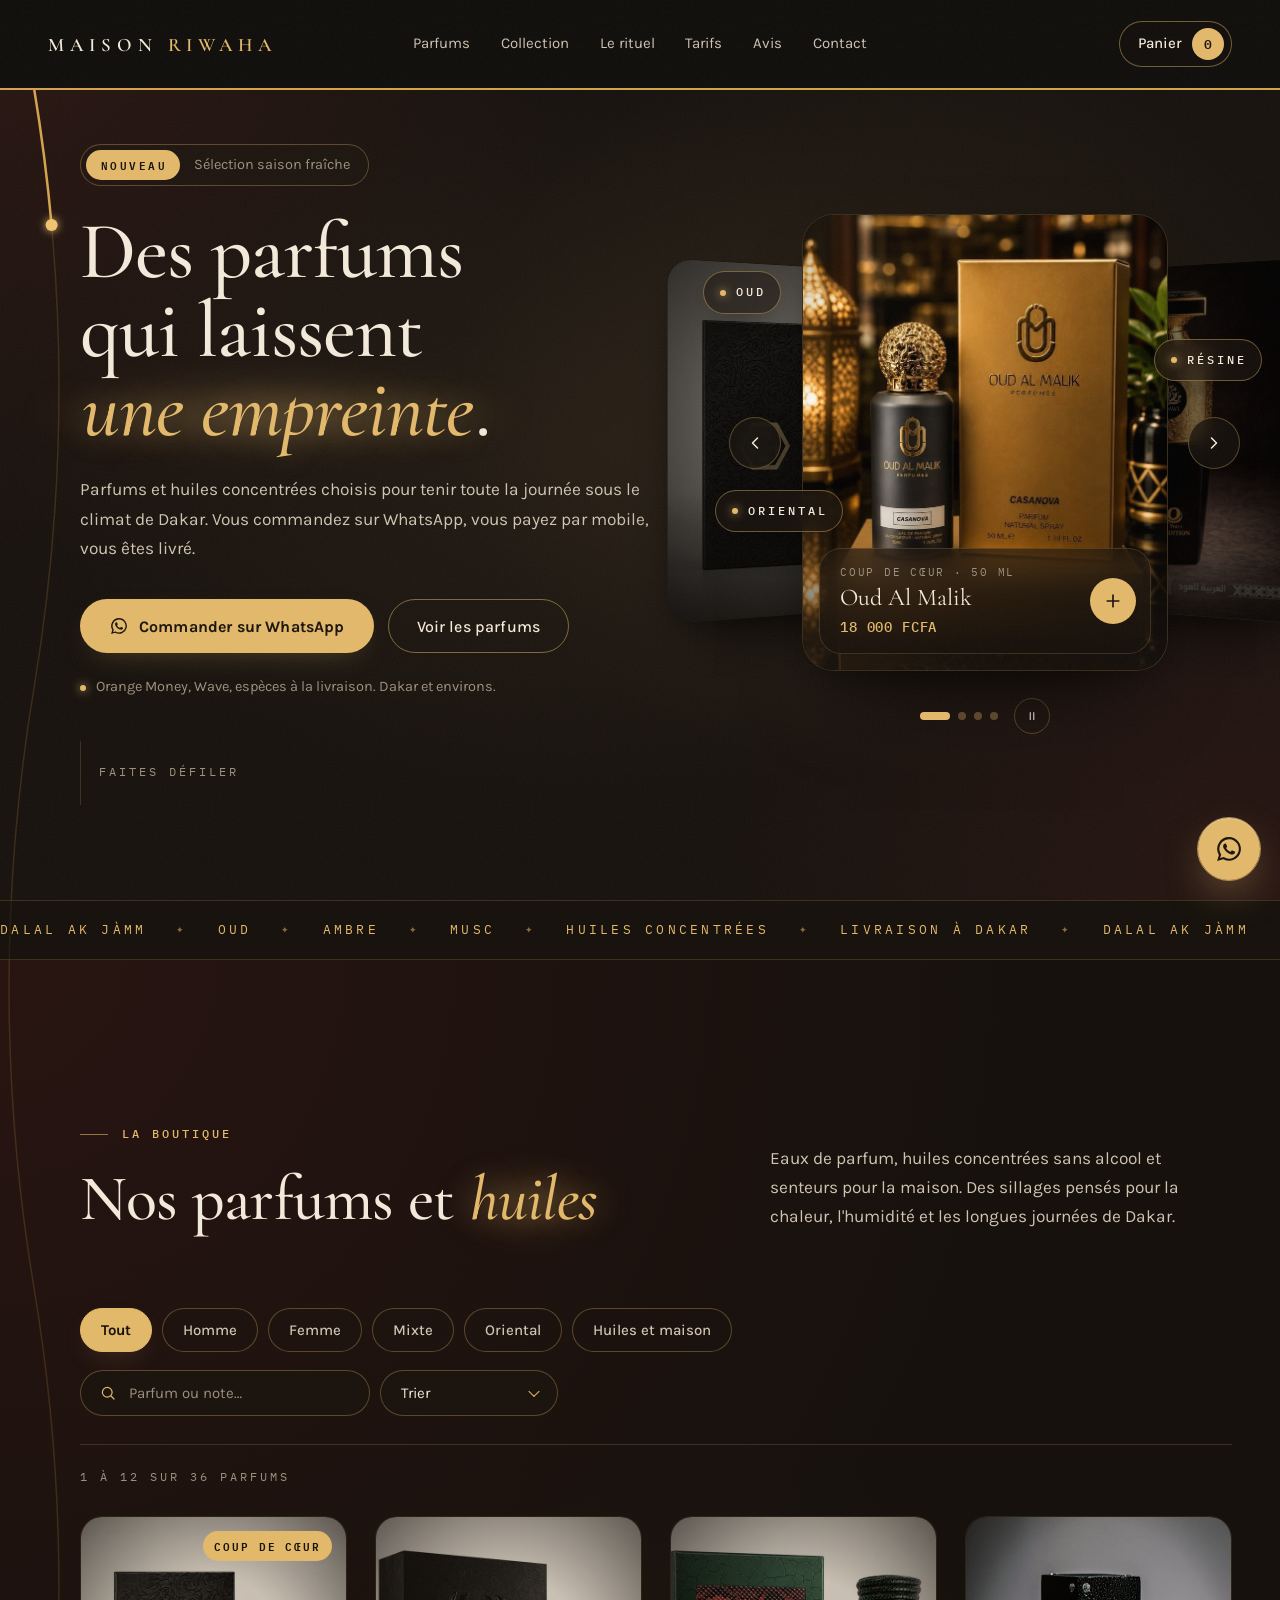
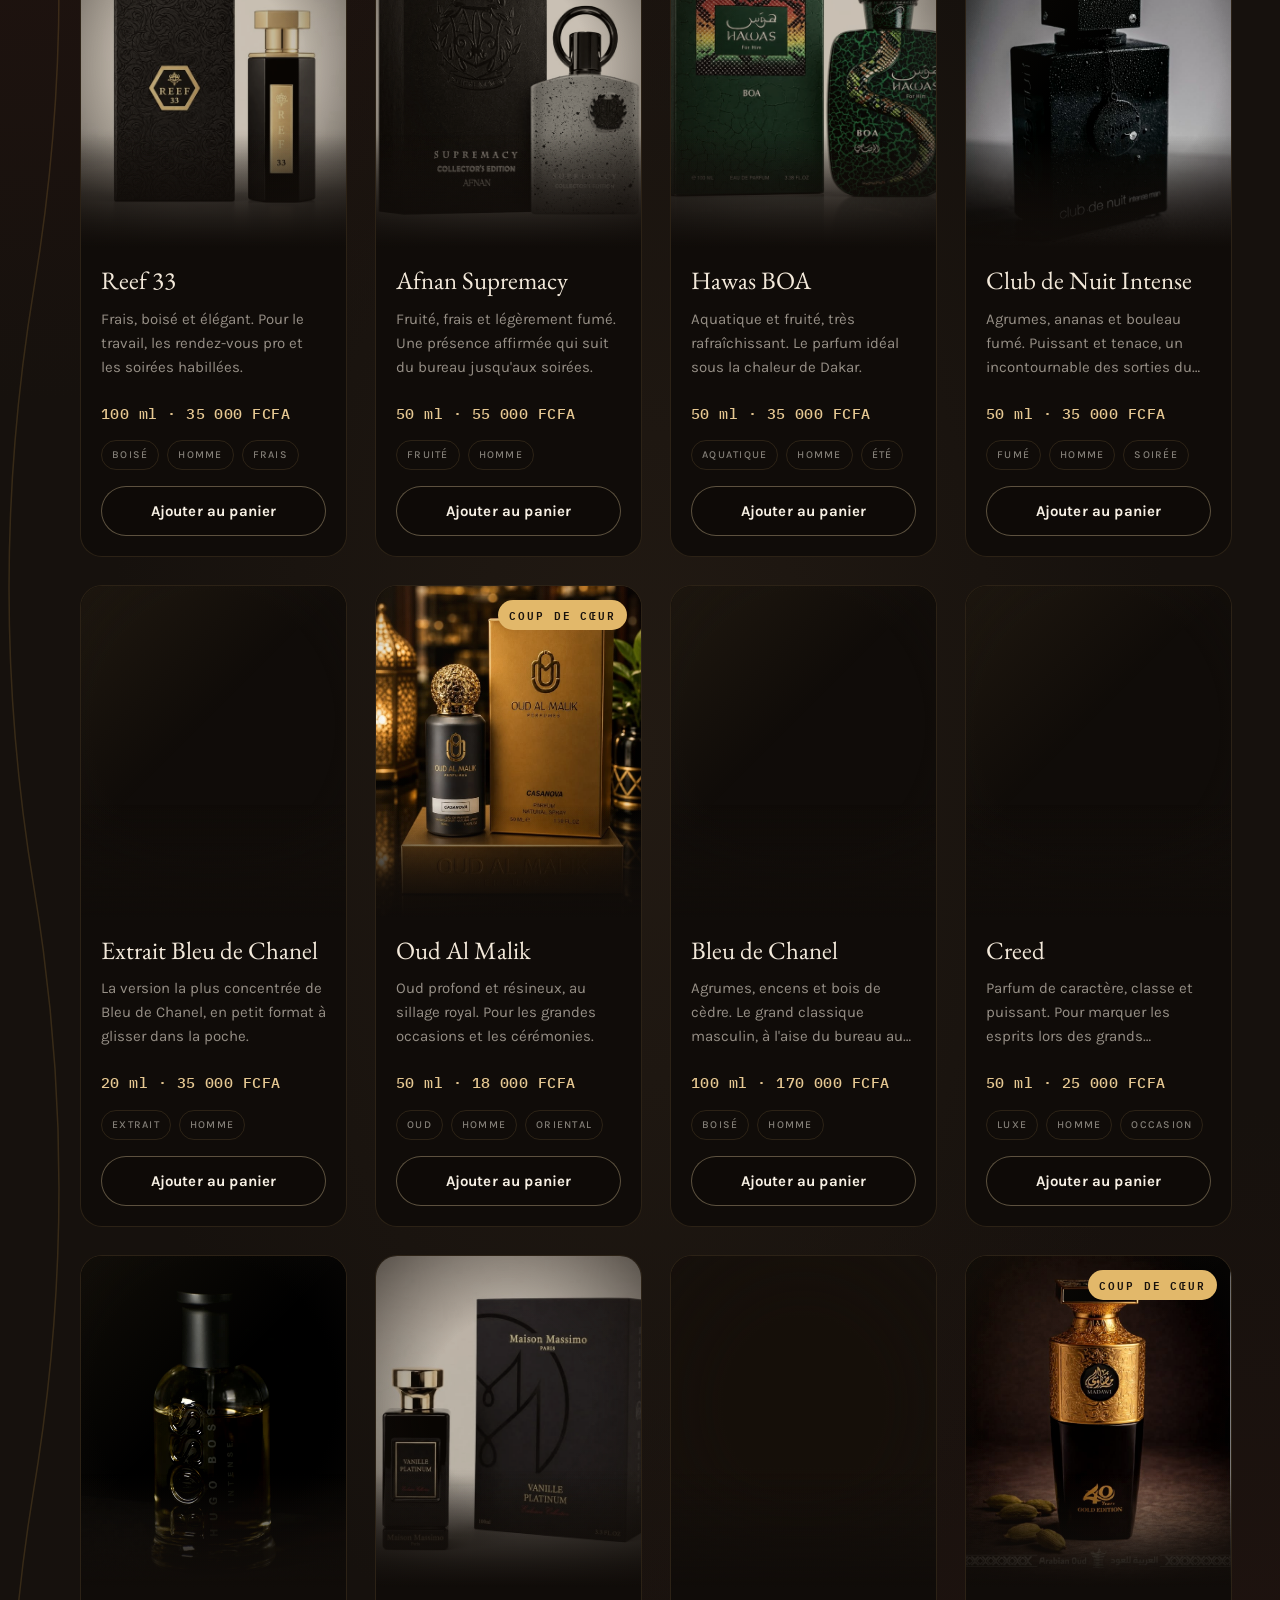
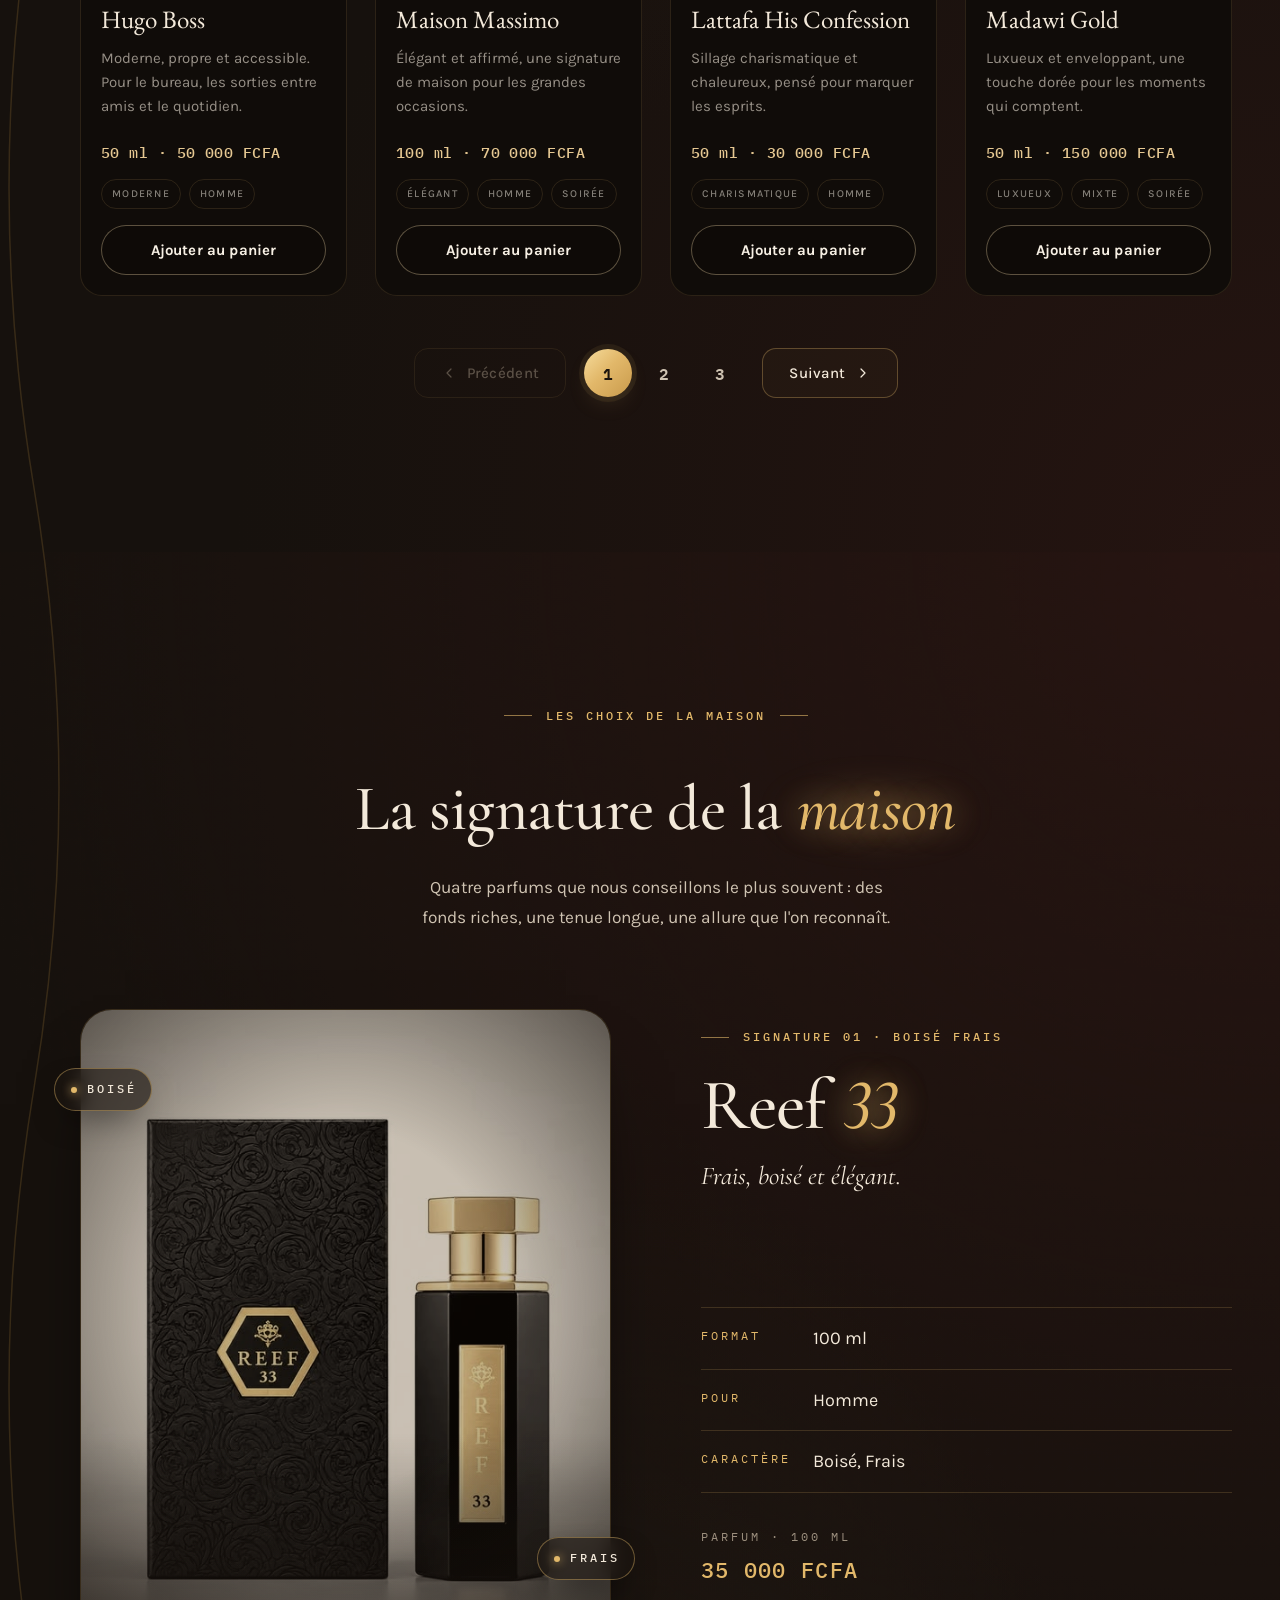
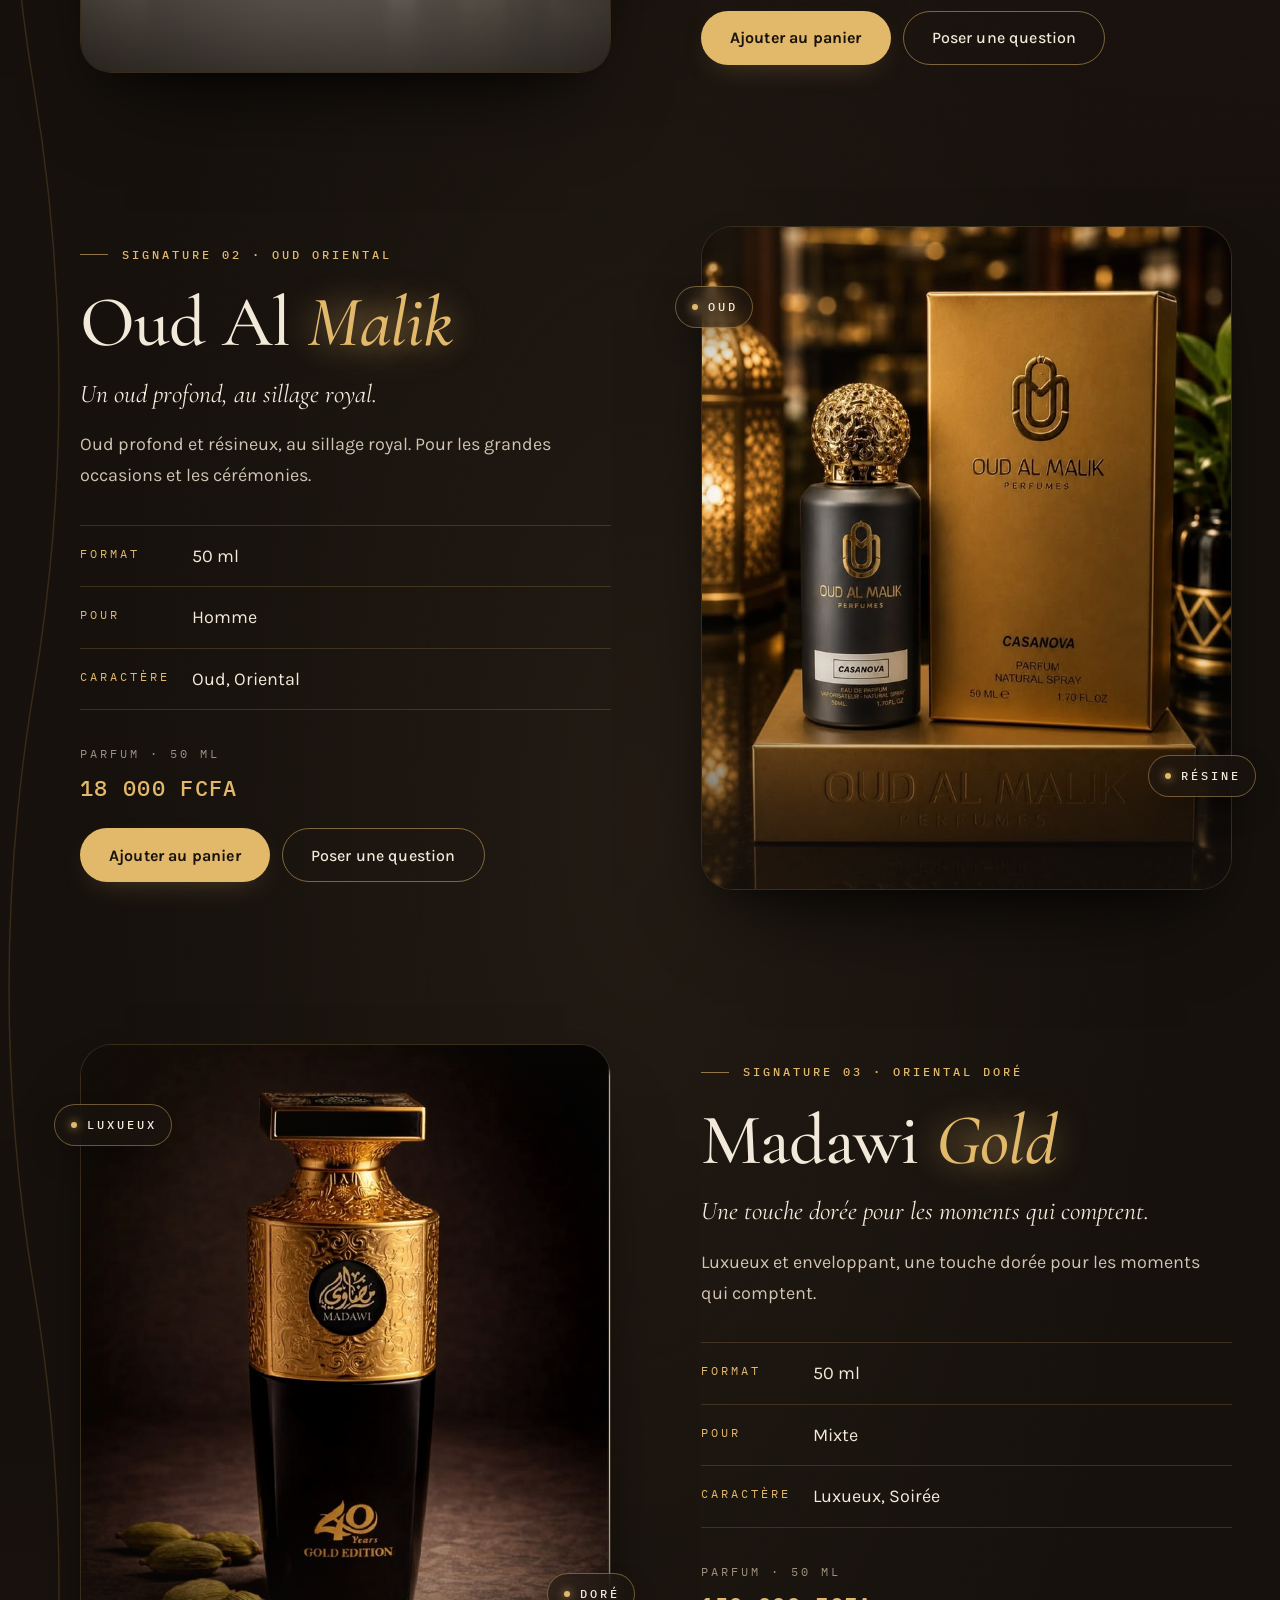
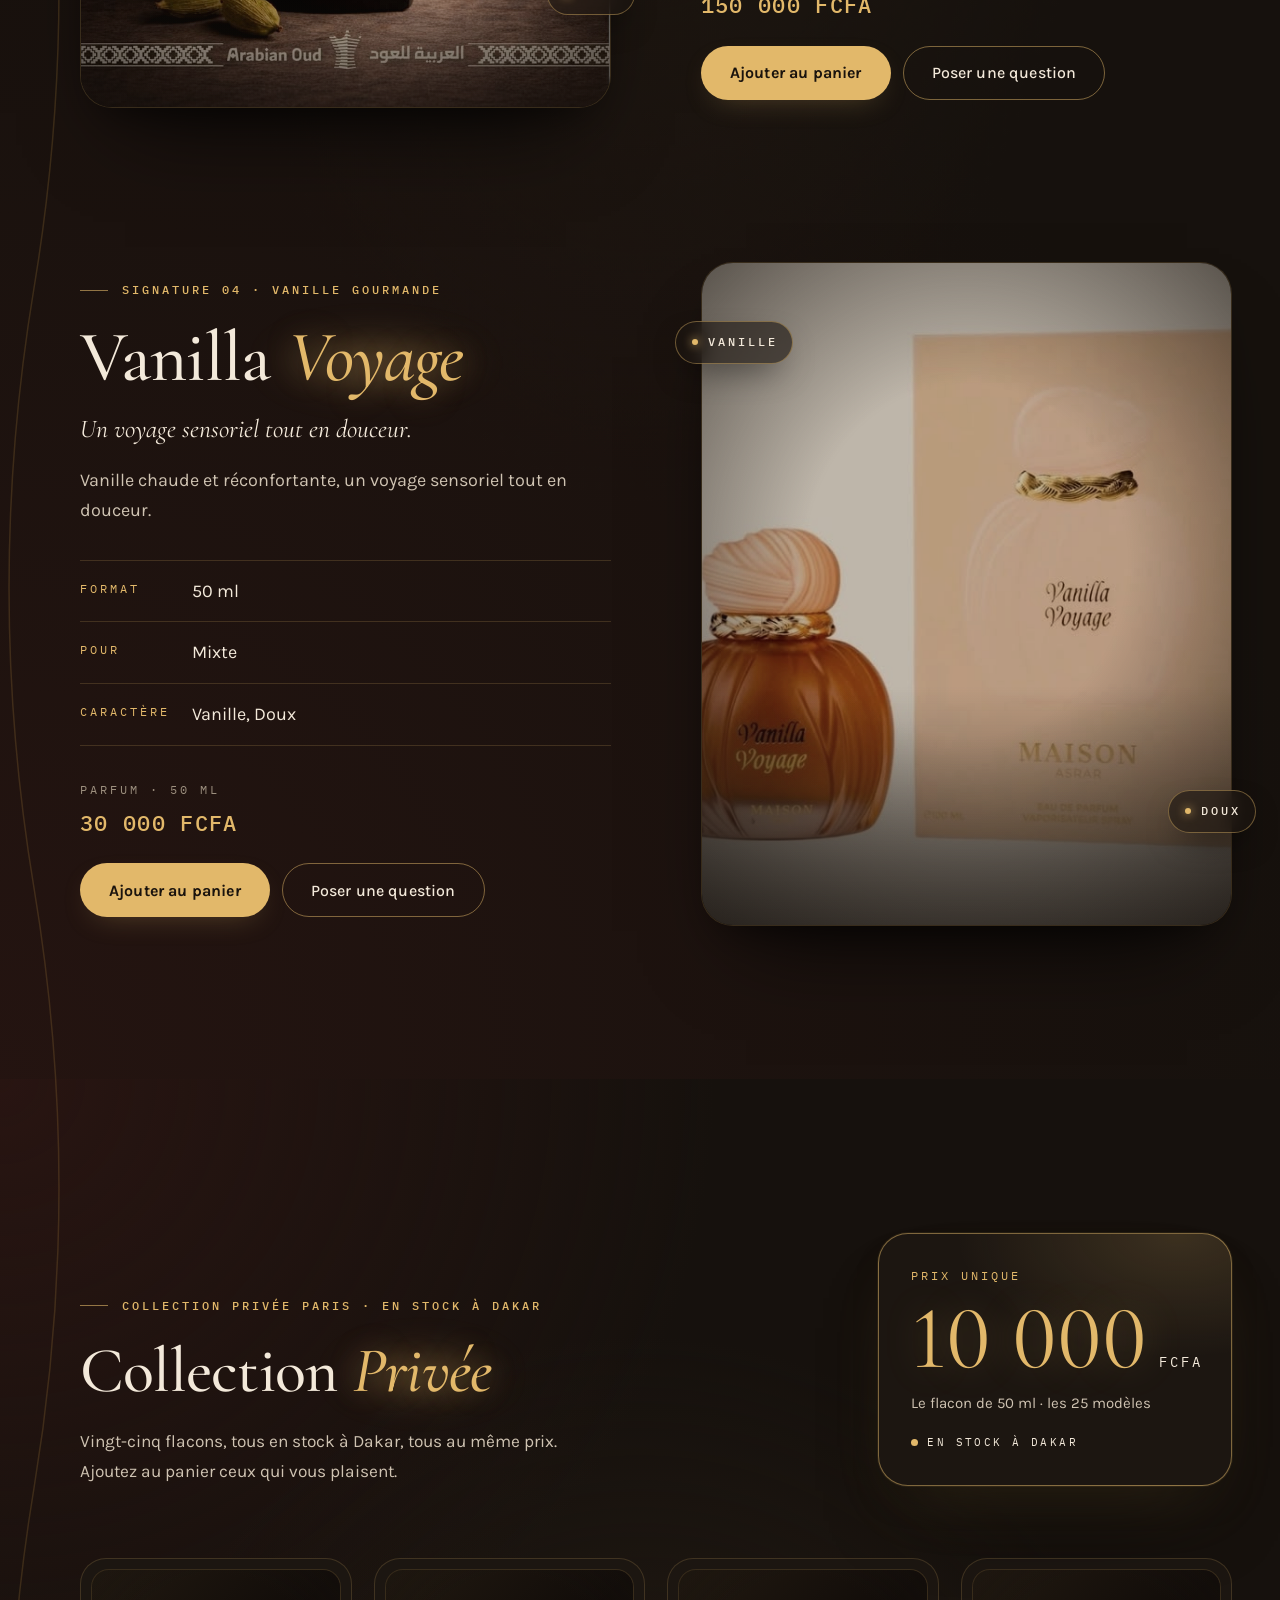
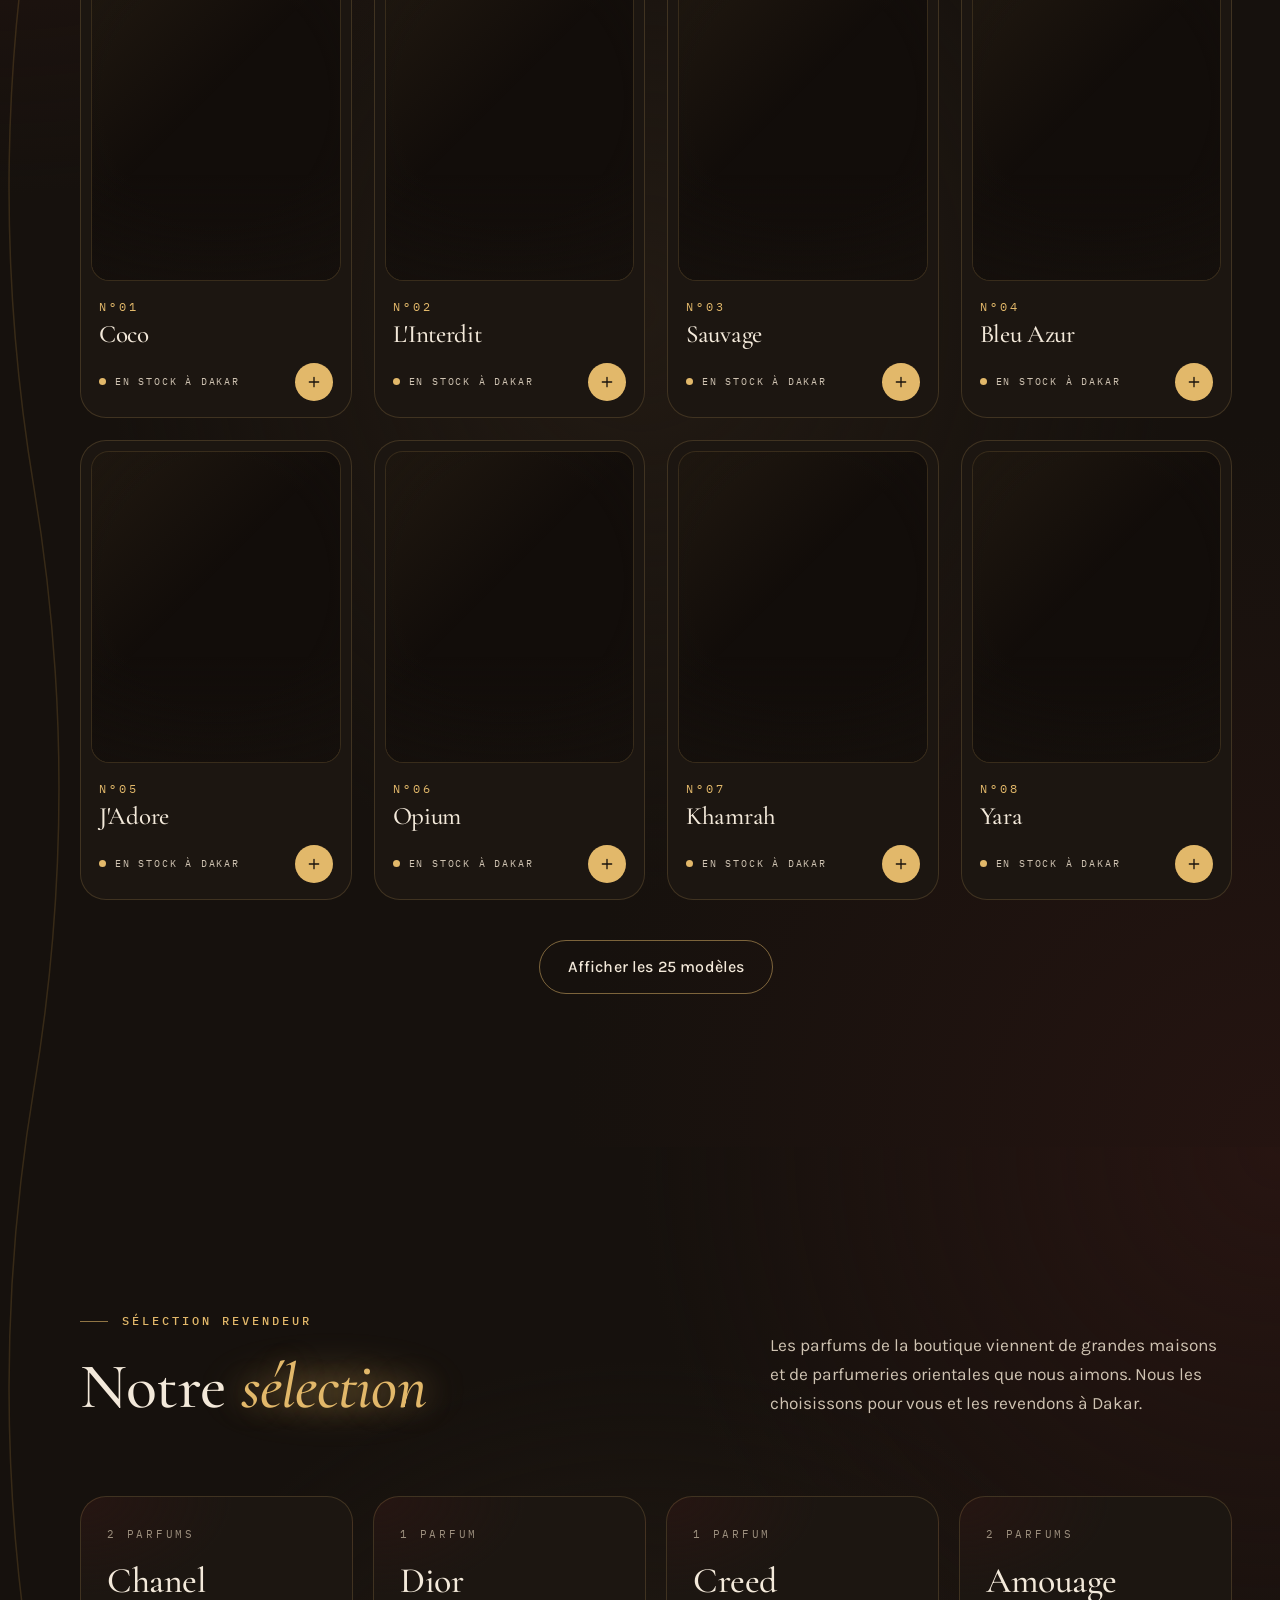
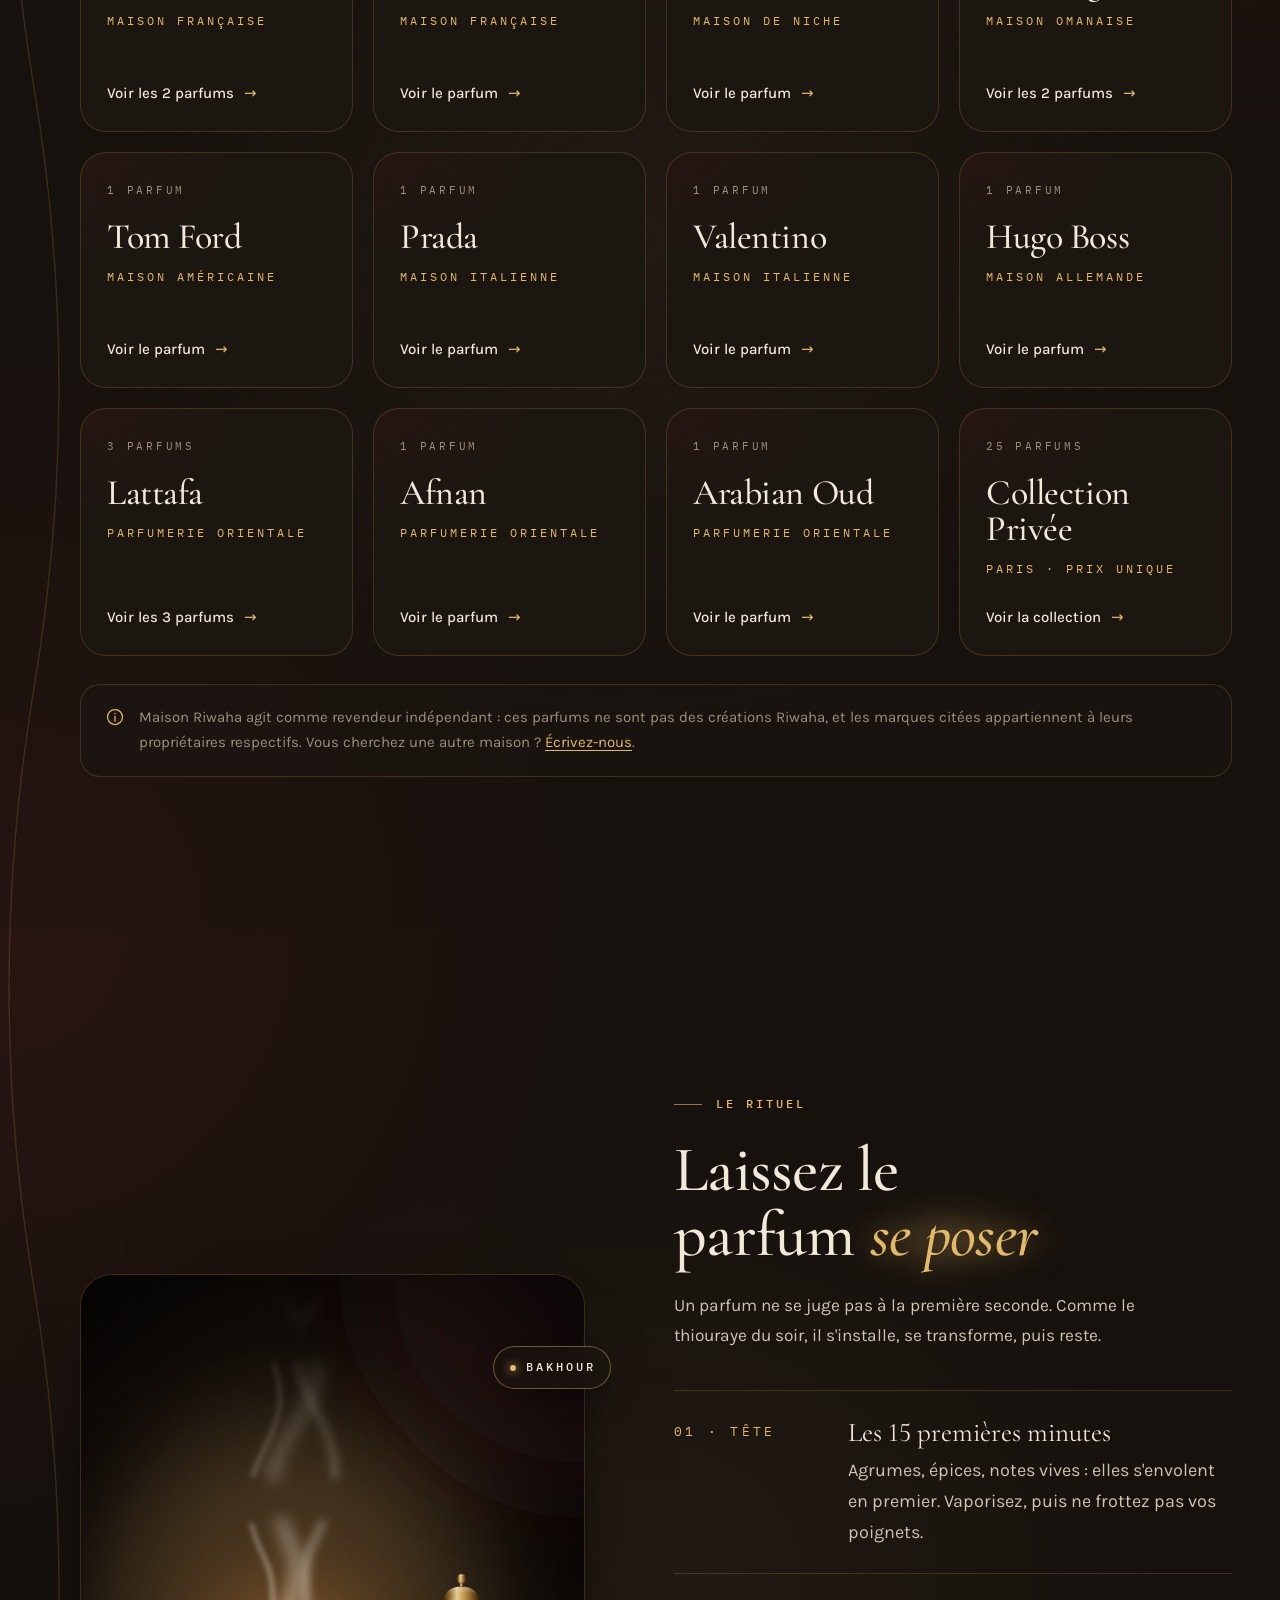
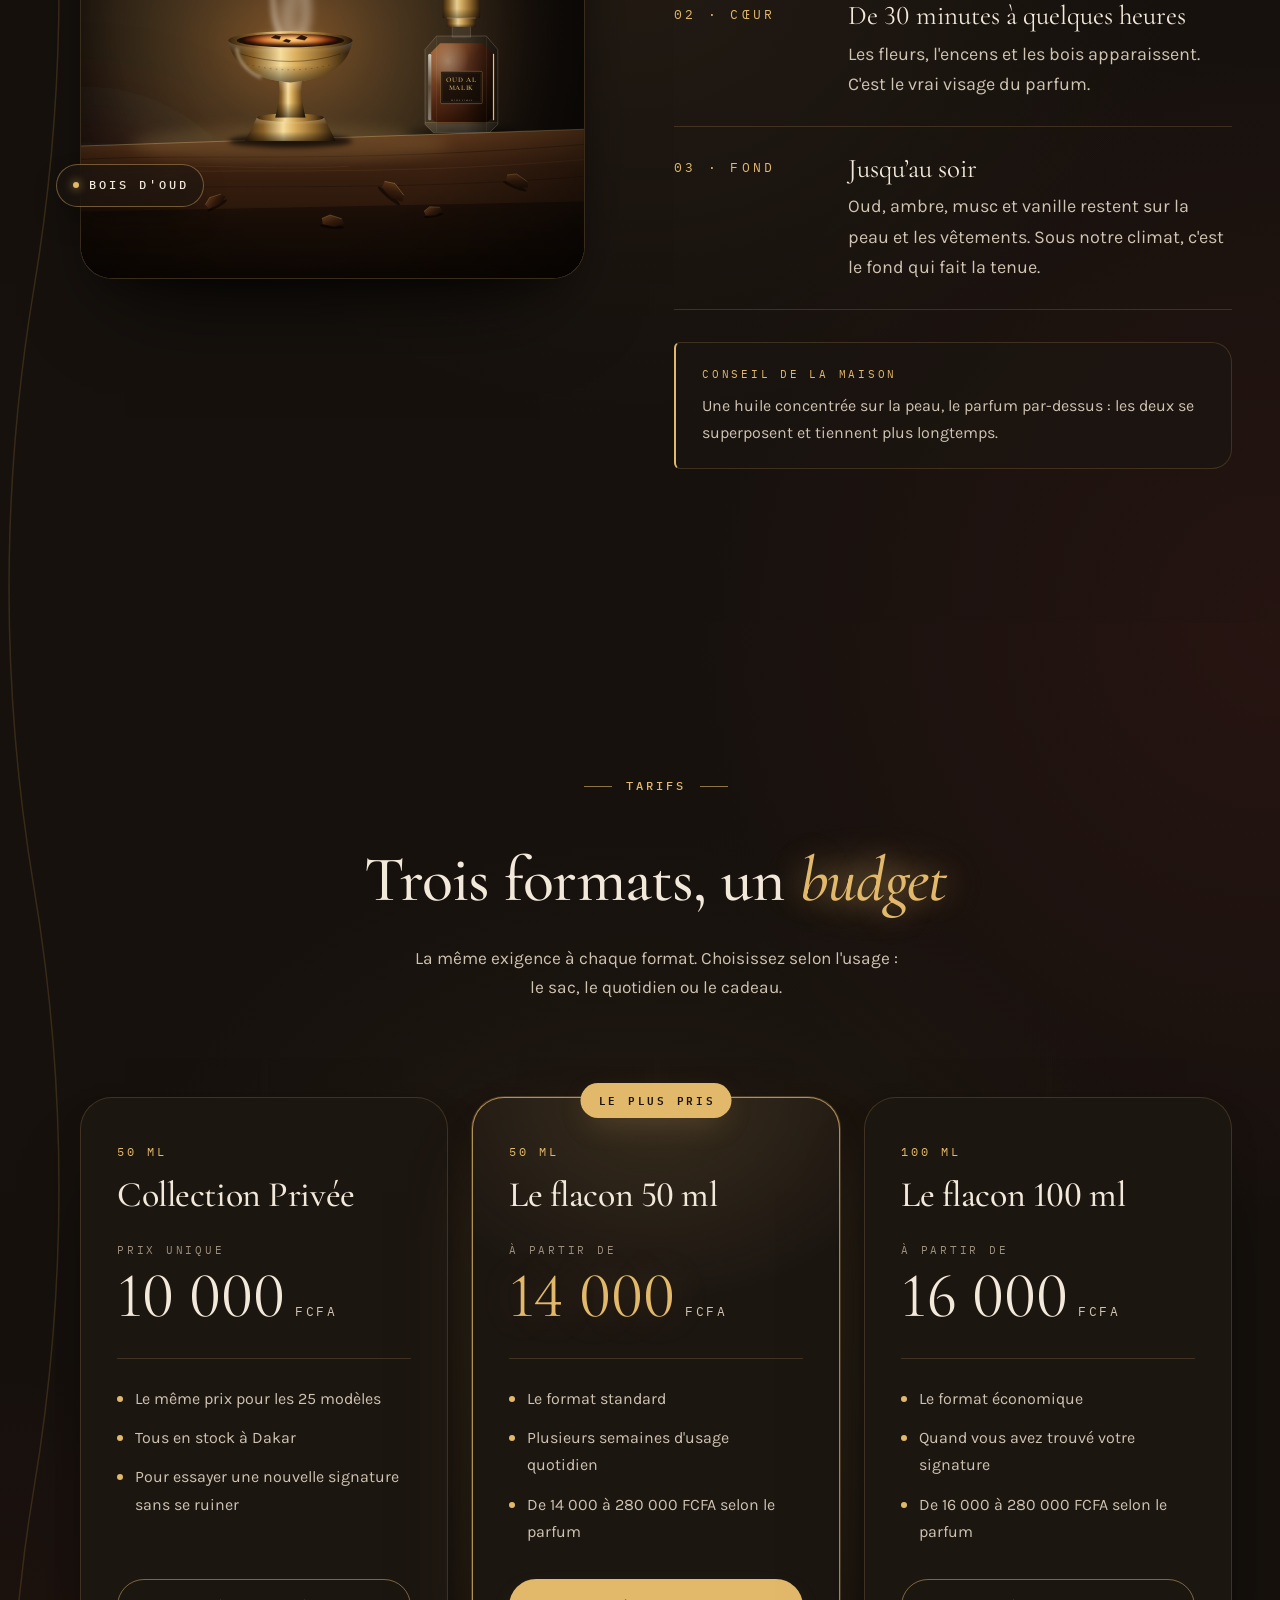
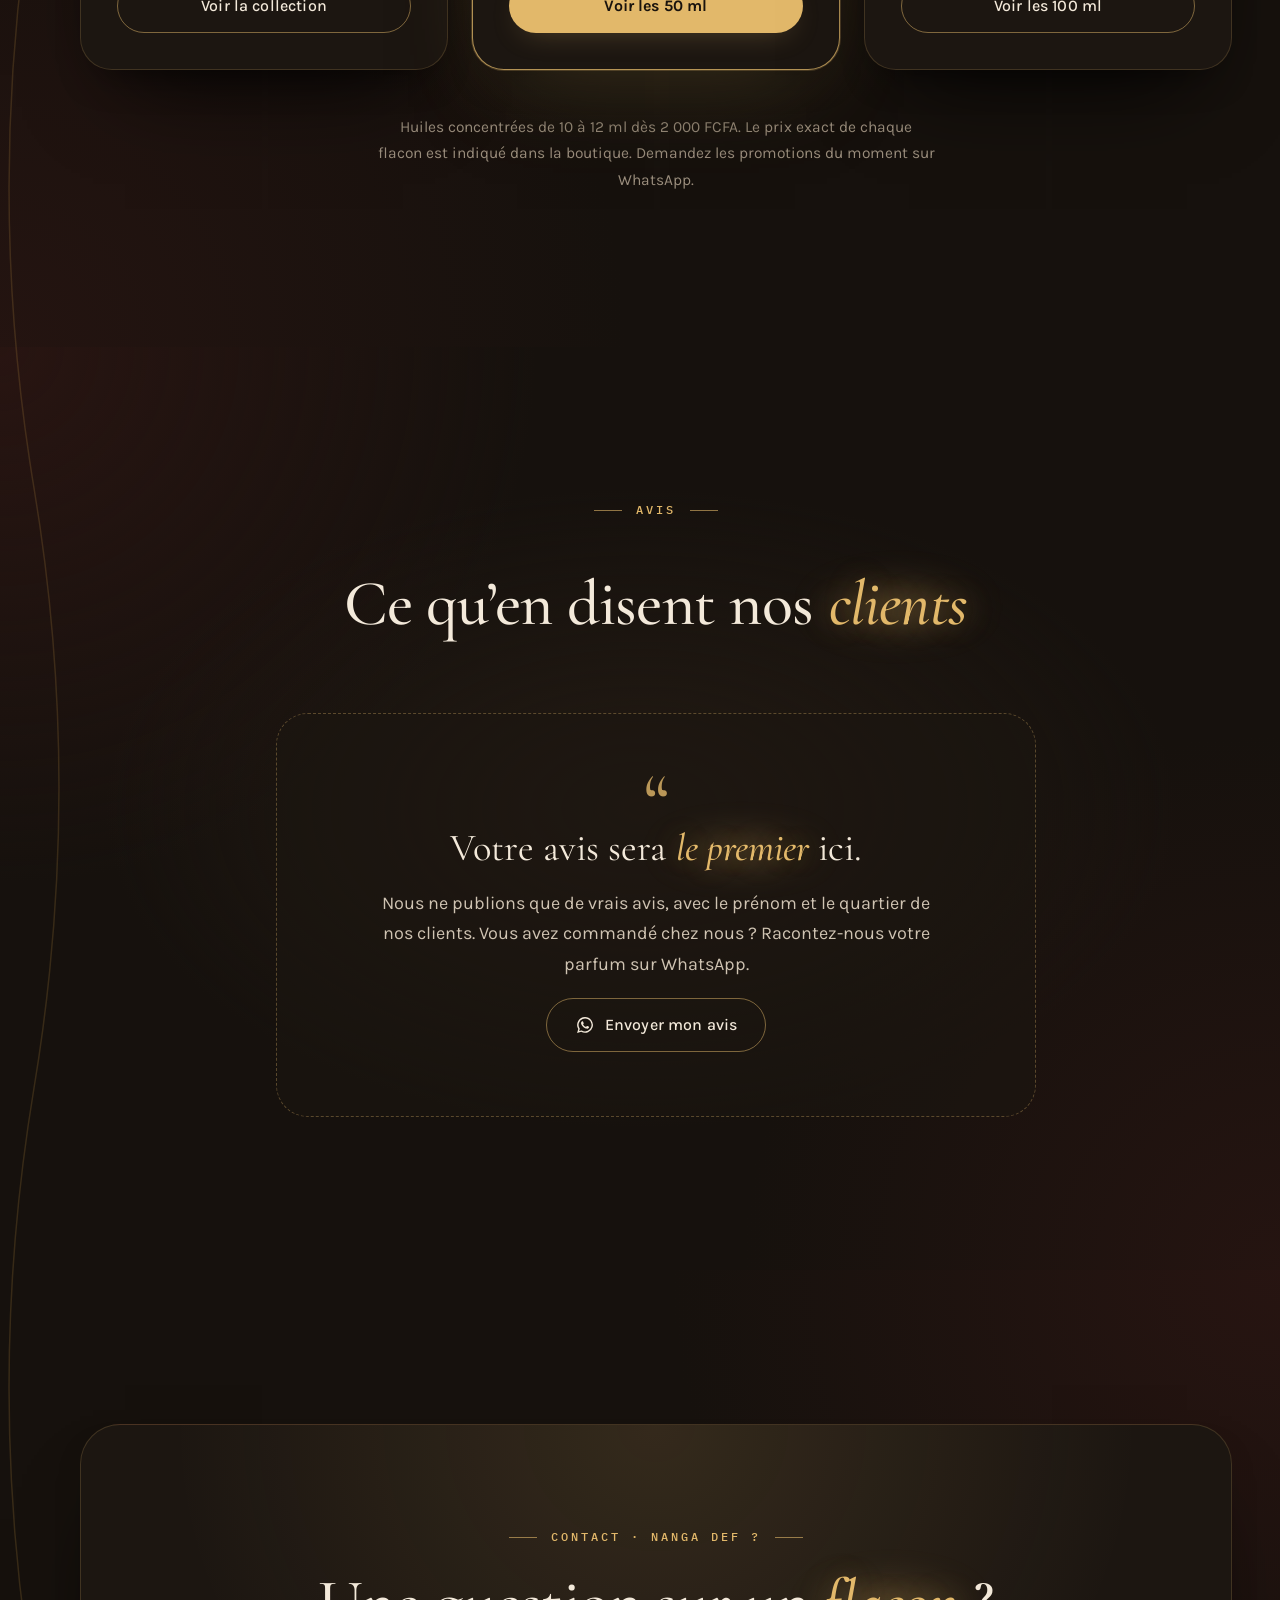
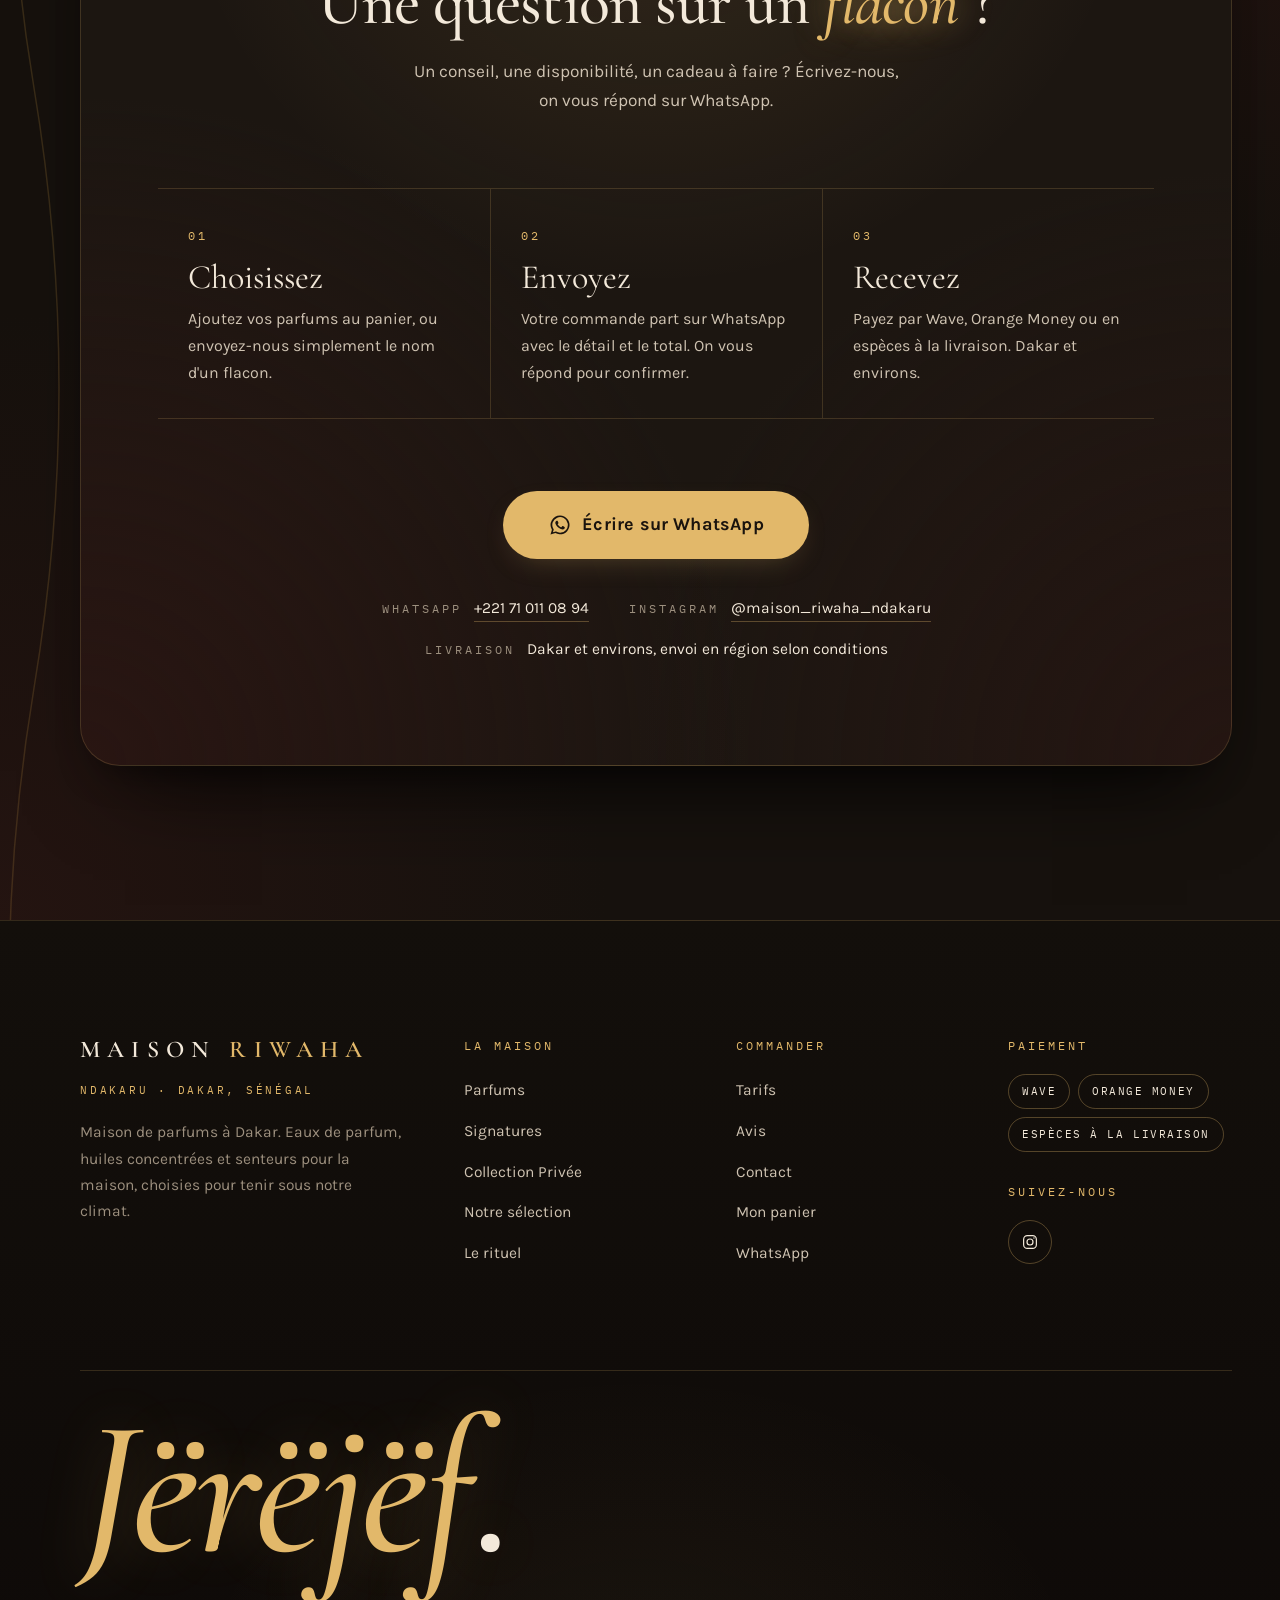
<file: maison-riwaha/index.html>
<!doctype html>
<html lang="fr">
<head>
  <meta charset="utf-8">
  <meta name="viewport" content="width=device-width, initial-scale=1, viewport-fit=cover">
  <title>Maison Riwaha – Ndakaru · Parfums et huiles concentrées à Dakar</title>
  <meta name="description" content="Parfums, huiles concentrées et senteurs pour la maison à Dakar. Commandez sur WhatsApp, payez par Wave, Orange Money ou en espèces. Livraison à Dakar.">
  <link rel="canonical" href="https://maisonriwaha.com/">
  <meta name="theme-color" content="#16110D">
  <meta property="og:type" content="website">
  <meta property="og:locale" content="fr_SN">
  <meta property="og:title" content="Maison Riwaha – Ndakaru">
  <meta property="og:description" content="Des parfums qui laissent une empreinte. Commandez sur WhatsApp, livraison à Dakar.">
  <meta property="og:site_name" content="Maison Riwaha Ndakaru">
  <meta property="og:url" content="https://maisonriwaha.com/">
  <meta property="og:image" content="https://maisonriwaha.com/assets/img/social-card.jpg">
  <meta property="og:image:width" content="1200">
  <meta property="og:image:height" content="630">
  <meta property="og:image:alt" content="Maison Riwaha – Ndakaru, parfums et huiles concentrées à Dakar">
  <meta name="twitter:card" content="summary_large_image">
  <link rel="icon" href="favicon.ico" sizes="48x48">
  <link rel="icon" href="favicon.svg" type="image/svg+xml">
  <link rel="apple-touch-icon" href="apple-touch-icon.png">
  <link rel="preconnect" href="https://fonts.googleapis.com">
  <link rel="preconnect" href="https://fonts.gstatic.com" crossorigin>
  <link rel="stylesheet" href="https://fonts.googleapis.com/css2?family=Cormorant+Garamond:ital,wght@0,400;0,500;0,600;1,400;1,500;1,600&family=EB+Garamond:wght@400;500&family=IBM+Plex+Mono:wght@400;500;600&family=Karla:wght@400;500;700&display=swap">
  <link rel="stylesheet" href="assets/css/style.css">
  <script>document.documentElement.classList.add('js');</script>
  <script type="application/ld+json">
  {
    "@context": "https://schema.org",
    "@type": "Store",
    "@id": "https://maisonriwaha.com/#boutique",
    "name": "Maison Riwaha – Ndakaru",
    "alternateName": "Maison Riwaha",
    "description": "Maison de parfums à Dakar : eaux de parfum, huiles concentrées et senteurs pour la maison. Commande sur WhatsApp, livraison à Dakar.",
    "url": "https://maisonriwaha.com/",
    "image": "https://maisonriwaha.com/assets/img/social-card.jpg",
    "logo": "https://maisonriwaha.com/apple-touch-icon.png",
    "telephone": "+221710110894",
    "address": { "@type": "PostalAddress", "addressLocality": "Dakar", "addressCountry": "SN" },
    "areaServed": { "@type": "City", "name": "Dakar" },
    "currenciesAccepted": "XOF",
    "paymentAccepted": "Wave, Orange Money, espèces",
    "sameAs": ["https://instagram.com/maison_riwaha_ndakaru"]
  }
  </script>
</head>
<body>
  <a class="skip" href="#main">Aller au contenu</a>

  <!-- Fil doré : part de la ligne de la barre de navigation et se dessine au défilement (assets/js/fil.js) -->
  <svg class="fil" data-fil aria-hidden="true" focusable="false">
    <defs>
      <filter id="fil-lueur" x="-300%" y="-300%" width="700%" height="700%">
        <feDropShadow dx="0" dy="0" stdDeviation="4" flood-color="#f0c36e" flood-opacity="0.95"/>
      </filter>
    </defs>
    <path class="fil__fantome" d=""/>
    <path class="fil__trace" d=""/>
    <circle class="fil__halo" r="6" cx="-20" cy="-20"/>
    <circle class="fil__point" r="6" cx="-20" cy="-20" filter="url(#fil-lueur)"/>
  </svg>

  <!-- ===================== EN-TÊTE ===================== -->
  <header class="header" data-header>
    <div class="container header__inner">
      <a href="#top" class="logo" aria-label="Maison Riwaha, retour en haut">
        <span class="logo__a">Maison</span><span class="logo__b">Riwaha</span>
      </a>
      <nav class="nav" aria-label="Navigation principale">
        <a href="#parfums">Parfums</a>
        <a href="#collection">Collection</a>
        <a href="#rituel">Le rituel</a>
        <a href="#tarifs">Tarifs</a>
        <a href="#avis">Avis</a>
        <a href="#contact">Contact</a>
      </nav>
      <div class="header__actions">
        <button class="cart-btn" type="button" data-cart-open aria-label="Ouvrir le panier">
          <svg class="cart-btn__icon" viewBox="0 0 24 24" aria-hidden="true"><path d="M6 8h12l-1 12H7L6 8Z"/><path d="M9 8V6.5a3 3 0 0 1 6 0V8"/></svg>
          <span class="cart-btn__label">Panier</span>
          <span class="cart-count" data-cart-count>0</span>
        </button>
        <button class="burger" type="button" data-menu-toggle aria-expanded="false" aria-controls="menu" aria-label="Ouvrir le menu">
          <span></span><span></span>
        </button>
      </div>
    </div>
  </header>

  <!-- Menu mobile plein écran -->
  <div class="mobile-menu" id="menu" inert>
    <nav class="mobile-menu__nav" aria-label="Menu mobile">
      <a href="#parfums"><span>01</span>Parfums</a>
      <a href="#collection"><span>02</span>Collection</a>
      <a href="#rituel"><span>03</span>Le rituel</a>
      <a href="#tarifs"><span>04</span>Tarifs</a>
      <a href="#avis"><span>05</span>Avis</a>
      <a href="#contact"><span>06</span>Contact</a>
    </nav>
    <div class="mobile-menu__foot">
      <a class="btn btn--gold btn--block" data-wa="">
        <svg class="i-wa" viewBox="0 0 24 24" aria-hidden="true"><use href="#i-wa"/></svg>Commander sur WhatsApp
      </a>
      <p class="mono-note">Dalal ak jàmm · Dakar et environs</p>
    </div>
  </div>

  <main id="main">

    <!-- ===================== 1. HÉROS ===================== -->
    <section class="section hero" id="top">
      <div class="container hero__grid">
        <div class="hero__text">
          <div class="badge reveal">
            <span class="badge__pill">Nouveau</span>
            <span class="badge__text">Sélection saison fraîche</span>
          </div>
          <h1 class="display reveal" style="--d:.08s">Des parfums qui laissent <em>une empreinte</em>.</h1>
          <p class="lead reveal" style="--d:.16s">Parfums et huiles concentrées choisis pour tenir toute la journée sous le climat de Dakar. Vous commandez sur WhatsApp, vous payez par mobile, vous êtes livré.</p>
          <div class="hero__ctas reveal" style="--d:.24s">
            <a class="btn btn--gold" data-wa="">
              <svg class="i-wa" viewBox="0 0 24 24" aria-hidden="true"><use href="#i-wa"/></svg>Commander sur WhatsApp
            </a>
            <a class="btn btn--ghost" href="#parfums">Voir les parfums</a>
          </div>
          <p class="hero__note reveal" style="--d:.32s"><span class="dot" aria-hidden="true"></span>Orange Money, Wave, espèces à la livraison. Dakar et environs.</p>
          <a class="scroll-cue reveal" style="--d:.4s" href="#parfums">
            <span class="scroll-cue__line" aria-hidden="true"></span>
            <span>Faites défiler</span>
          </a>
        </div>

        <div class="hero__visual reveal" style="--d:.2s">
          <!-- Carrousel des coups de cœur : construit par app.js à partir du catalogue -->
          <section class="hero-carousel" data-hero-carousel aria-roledescription="carrousel" aria-label="Nos coups de cœur">
            <div class="hc__stage" data-hc-stage>
              <!-- Affiché tel quel si JavaScript est désactivé -->
              <div class="hc__slide" data-pos="0">
                <div class="hero-card media">
                  <div class="media__inner"></div>
                  <div class="hero-card__cap">
                    <div>
                      <p class="hero-card__meta">Coup de cœur</p>
                      <p class="hero-card__name">Oud Al Malik</p>
                    </div>
                  </div>
                </div>
              </div>
            </div>
            <button class="hc__arrow hc__arrow--prev" type="button" data-hc-prev aria-label="Parfum précédent" hidden>
              <svg viewBox="0 0 24 24" aria-hidden="true"><path d="M15 6l-6 6 6 6"/></svg>
            </button>
            <button class="hc__arrow hc__arrow--next" type="button" data-hc-next aria-label="Parfum suivant" hidden>
              <svg viewBox="0 0 24 24" aria-hidden="true"><path d="M9 6l6 6-6 6"/></svg>
            </button>
            <div class="hc__nav" data-hc-nav hidden>
              <div class="hc__dots" data-hc-dots></div>
              <button class="hc__pause" type="button" data-hc-pause aria-label="Mettre en pause le défilement">
                <svg class="hc__i-pause" viewBox="0 0 24 24" aria-hidden="true"><path d="M9 6v12M15 6v12"/></svg>
                <svg class="hc__i-play" viewBox="0 0 24 24" aria-hidden="true"><path d="M8 5.5v13l11-6.5z"/></svg>
              </button>
            </div>
            <p class="sr-only" data-hc-status aria-live="off"></p>
          </section>
          <span class="note-tag note-tag--h1" data-hc-note>Oud</span>
          <span class="note-tag note-tag--h2" data-hc-note>Ambre</span>
          <span class="note-tag note-tag--h3" data-hc-note>Vanille</span>
        </div>
      </div>
    </section>

    <!-- ===================== 2. BANDEAU DÉFILANT ===================== -->
    <div class="marquee" aria-label="Dalal ak jàmm · Oud · Ambre · Musc · Huiles concentrées · Livraison à Dakar">
      <div class="marquee__track" aria-hidden="true">
        <div class="marquee__group">
          <span>Dalal ak jàmm</span><i>✦</i><span>Oud</span><i>✦</i><span>Ambre</span><i>✦</i><span>Musc</span><i>✦</i><span>Huiles concentrées</span><i>✦</i><span>Livraison à Dakar</span><i>✦</i>
          <span>Dalal ak jàmm</span><i>✦</i><span>Oud</span><i>✦</i><span>Ambre</span><i>✦</i><span>Musc</span><i>✦</i><span>Huiles concentrées</span><i>✦</i><span>Livraison à Dakar</span><i>✦</i>
        </div>
        <div class="marquee__group">
          <span>Dalal ak jàmm</span><i>✦</i><span>Oud</span><i>✦</i><span>Ambre</span><i>✦</i><span>Musc</span><i>✦</i><span>Huiles concentrées</span><i>✦</i><span>Livraison à Dakar</span><i>✦</i>
          <span>Dalal ak jàmm</span><i>✦</i><span>Oud</span><i>✦</i><span>Ambre</span><i>✦</i><span>Musc</span><i>✦</i><span>Huiles concentrées</span><i>✦</i><span>Livraison à Dakar</span><i>✦</i>
        </div>
      </div>
    </div>

    <!-- ===================== 3. CATALOGUE ===================== -->
    <section class="section" id="parfums">
      <div class="container">
        <div class="section-head">
          <div>
            <p class="eyebrow reveal">La boutique</p>
            <h2 class="h2 reveal" style="--d:.08s">Nos parfums et <em>huiles</em></h2>
          </div>
          <p class="section-lead reveal" style="--d:.16s">Eaux de parfum, huiles concentrées sans alcool et senteurs pour la maison. Des sillages pensés pour la chaleur, l'humidité et les longues journées de Dakar.</p>
        </div>

        <div class="shop-tools reveal">
          <div class="filters" role="group" aria-label="Filtrer les parfums">
            <button class="chip" type="button" data-filter="tout" aria-pressed="true">Tout</button>
            <button class="chip" type="button" data-filter="homme" aria-pressed="false">Homme</button>
            <button class="chip" type="button" data-filter="femme" aria-pressed="false">Femme</button>
            <button class="chip" type="button" data-filter="mixte" aria-pressed="false">Mixte</button>
            <button class="chip" type="button" data-filter="oriental" aria-pressed="false">Oriental</button>
            <button class="chip" type="button" data-filter="huiles-maison" aria-pressed="false">Huiles et maison</button>
          </div>
          <div class="shop-tools__right">
            <label class="search">
              <svg viewBox="0 0 24 24" aria-hidden="true"><circle cx="11" cy="11" r="6.5"/><path d="m16 16 4 4"/></svg>
              <span class="sr-only">Rechercher</span>
              <input type="search" placeholder="Parfum ou note…" autocomplete="off" data-search-input>
            </label>
            <label class="select">
              <span class="sr-only">Trier par prix</span>
              <select data-sort>
                <option value="default">Trier</option>
                <option value="asc">Prix croissant</option>
                <option value="desc">Prix décroissant</option>
              </select>
            </label>
          </div>
        </div>

        <p class="shop-count" data-shop-count aria-live="polite" tabindex="-1"></p>
        <div class="product-grid" data-grid></div>
        <nav class="pager" data-pager aria-label="Pages des parfums" hidden></nav>
        <div class="shop-empty" data-shop-empty hidden>
          <p class="shop-empty__title">Aucun parfum ne correspond.</p>
          <p>Dites-nous ce que vous cherchez, nous vérifions pour vous.</p>
          <a class="btn btn--ghost" data-wa="Bonjour Maison Riwaha, je cherche un parfum : ">Demander sur WhatsApp</a>
        </div>
        <noscript><p class="shop-empty">Activez JavaScript pour voir le catalogue, ou écrivez-nous sur WhatsApp.</p></noscript>
      </div>
    </section>

    <!-- ===================== 4. SIGNATURES ===================== -->
    <section class="section section--alt" id="signature">
      <div class="container">
        <div class="section-head section-head--center">
          <p class="eyebrow eyebrow--center reveal">Les choix de la maison</p>
          <h2 class="h2 reveal" style="--d:.08s">La signature de la <em>maison</em></h2>
          <p class="section-lead reveal" style="--d:.16s"><span data-sig-count>Quatre parfums</span> que nous conseillons le plus souvent : des fonds riches, une tenue longue, une allure que l'on reconnaît.</p>
        </div>
        <div class="sig-list" data-signatures></div>
      </div>
    </section>

    <!-- ===================== 5. COLLECTION PRIVÉE ===================== -->
    <section class="section" id="collection">
      <div class="container">
        <div class="privee__head">
          <div>
            <p class="eyebrow reveal">Collection Privée Paris · En stock à Dakar</p>
            <h2 class="h2 reveal" style="--d:.08s">Collection <em>Privée</em></h2>
            <p class="section-lead reveal" style="--d:.16s"><span data-privee-count>Vingt-cinq flacons</span>, tous en stock à Dakar, tous au même prix. Ajoutez au panier ceux qui vous plaisent.</p>
          </div>
          <div class="price-feature reveal" style="--d:.2s">
            <p class="price-feature__label">Prix unique</p>
            <p class="price-feature__amount"><span data-privee-amount></span><small>FCFA</small></p>
            <p class="price-feature__meta" data-privee-meta></p>
            <p class="stock"><i aria-hidden="true"></i>En stock à Dakar</p>
          </div>
        </div>
        <div class="privee__grid" data-privee></div>
        <div class="privee__more">
          <button class="btn btn--ghost" type="button" data-privee-more aria-expanded="false">Afficher tous les modèles</button>
        </div>
      </div>
    </section>

    <!-- ===================== 6. NOTRE SÉLECTION ===================== -->
    <section class="section section--alt" id="selection">
      <div class="container">
        <div class="section-head">
          <div>
            <p class="eyebrow reveal">Sélection revendeur</p>
            <h2 class="h2 reveal" style="--d:.08s">Notre <em>sélection</em></h2>
          </div>
          <p class="section-lead reveal" style="--d:.16s">Les parfums de la boutique viennent de grandes maisons et de parfumeries orientales que nous aimons. Nous les choisissons pour vous et les revendons à Dakar.</p>
        </div>
        <div class="brands" data-brands></div>
        <p class="reseller-note reveal">
          <svg viewBox="0 0 24 24" aria-hidden="true"><circle cx="12" cy="12" r="9"/><path d="M12 11v6M12 7.5v.5"/></svg>
          <span>Maison Riwaha agit comme revendeur indépendant : ces parfums ne sont pas des créations Riwaha, et les marques citées appartiennent à leurs propriétaires respectifs. Vous cherchez une autre maison ? <a class="link-gold" data-wa="Bonjour Maison Riwaha, je cherche ce parfum : ">Écrivez-nous</a>.</span>
        </p>
      </div>
    </section>

    <!-- ===================== 7. LE RITUEL ===================== -->
    <section class="section" id="rituel">
      <div class="container rituel">
        <div class="rituel__media reveal">
          <div class="media media--rituel"><div class="media__inner" data-ritual-visual></div></div>
          <span class="note-tag note-tag--r1">Bakhour</span>
          <span class="note-tag note-tag--r2">Bois d'oud</span>
        </div>
        <div class="rituel__text">
          <p class="eyebrow reveal">Le rituel</p>
          <h2 class="h2 reveal" style="--d:.08s">Laissez le parfum <em>se poser</em></h2>
          <p class="section-lead reveal" style="--d:.16s">Un parfum ne se juge pas à la première seconde. Comme le thiouraye du soir, il s'installe, se transforme, puis reste.</p>
          <ol class="steps">
            <li class="step reveal">
              <p class="step__k">01 · Tête</p>
              <div>
                <p class="step__t">Les 15 premières minutes</p>
                <p>Agrumes, épices, notes vives : elles s'envolent en premier. Vaporisez, puis ne frottez pas vos poignets.</p>
              </div>
            </li>
            <li class="step reveal">
              <p class="step__k">02 · Cœur</p>
              <div>
                <p class="step__t">De 30 minutes à quelques heures</p>
                <p>Les fleurs, l'encens et les bois apparaissent. C'est le vrai visage du parfum.</p>
              </div>
            </li>
            <li class="step reveal">
              <p class="step__k">03 · Fond</p>
              <div>
                <p class="step__t">Jusqu’au soir</p>
                <p>Oud, ambre, musc et vanille restent sur la peau et les vêtements. Sous notre climat, c'est le fond qui fait la tenue.</p>
              </div>
            </li>
          </ol>
          <p class="tip reveal"><span>Conseil de la maison</span>Une huile concentrée sur la peau, le parfum par-dessus : les deux se superposent et tiennent plus longtemps.</p>
        </div>
      </div>
    </section>

    <!-- ===================== 8. TARIFS ===================== -->
    <section class="section section--alt" id="tarifs">
      <div class="container">
        <div class="section-head section-head--center">
          <p class="eyebrow eyebrow--center reveal">Tarifs</p>
          <h2 class="h2 reveal" style="--d:.08s">Trois formats, un <em>budget</em></h2>
          <p class="section-lead reveal" style="--d:.16s">La même exigence à chaque format. Choisissez selon l'usage : le sac, le quotidien ou le cadeau.</p>
        </div>
        <div class="pricing" data-pricing></div>
        <p class="pricing-note reveal" data-pricing-note></p>
      </div>
    </section>

    <!-- ===================== 9. AVIS ===================== -->
    <section class="section" id="avis">
      <div class="container">
        <div class="section-head section-head--center">
          <p class="eyebrow eyebrow--center reveal">Avis</p>
          <h2 class="h2 reveal" style="--d:.08s">Ce qu’en disent nos <em>clients</em></h2>
        </div>
        <div data-reviews></div>
      </div>
    </section>

    <!-- ===================== 10. CONTACT ===================== -->
    <section class="section section--alt" id="contact">
      <div class="container">
        <div class="cta-panel reveal">
          <p class="eyebrow eyebrow--center">Contact · Nanga def ?</p>
          <h2 class="h2">Une question sur un <em>flacon</em> ?</h2>
          <p class="section-lead">Un conseil, une disponibilité, un cadeau à faire ? Écrivez-nous, on vous répond sur WhatsApp.</p>
          <ol class="steps3">
            <li>
              <span class="steps3__n">01</span>
              <p class="steps3__t">Choisissez</p>
              <p>Ajoutez vos parfums au panier, ou envoyez-nous simplement le nom d'un flacon.</p>
            </li>
            <li>
              <span class="steps3__n">02</span>
              <p class="steps3__t">Envoyez</p>
              <p>Votre commande part sur WhatsApp avec le détail et le total. On vous répond pour confirmer.</p>
            </li>
            <li>
              <span class="steps3__n">03</span>
              <p class="steps3__t">Recevez</p>
              <p>Payez par Wave, Orange Money ou en espèces à la livraison. Dakar et environs.</p>
            </li>
          </ol>
          <a class="btn btn--gold btn--xl" data-wa="Bonjour Maison Riwaha, j'ai une question sur un flacon : ">
            <svg class="i-wa" viewBox="0 0 24 24" aria-hidden="true"><use href="#i-wa"/></svg>Écrire sur WhatsApp
          </a>
          <ul class="contact-lines">
            <li data-cfg-row><span class="mono-label">WhatsApp</span><a data-wa="" data-cfg-text="whatsappAffiche"></a></li>
            <li data-cfg-row><span class="mono-label">Instagram</span><a data-cfg-href="instagram" data-cfg-text="instagramAffiche"></a></li>
            <li><span class="mono-label">Livraison</span><span>Dakar et environs, envoi en région selon conditions</span></li>
          </ul>
        </div>
      </div>
    </section>
  </main>

  <!-- ===================== 11. PIED DE PAGE ===================== -->
  <footer class="footer">
    <div class="container">
      <div class="footer__grid">
        <div class="footer__brand">
          <a href="#top" class="logo logo--lg" aria-label="Maison Riwaha, retour en haut"><span class="logo__a">Maison</span><span class="logo__b">Riwaha</span></a>
          <p class="footer__place">Ndakaru · Dakar, Sénégal</p>
          <p>Maison de parfums à Dakar. Eaux de parfum, huiles concentrées et senteurs pour la maison, choisies pour tenir sous notre climat.</p>
        </div>
        <div>
          <p class="footer__h">La maison</p>
          <ul class="footer__links">
            <li><a href="#parfums">Parfums</a></li>
            <li><a href="#signature">Signatures</a></li>
            <li><a href="#collection">Collection Privée</a></li>
            <li><a href="#selection">Notre sélection</a></li>
            <li><a href="#rituel">Le rituel</a></li>
          </ul>
        </div>
        <div>
          <p class="footer__h">Commander</p>
          <ul class="footer__links">
            <li><a href="#tarifs">Tarifs</a></li>
            <li><a href="#avis">Avis</a></li>
            <li><a href="#contact">Contact</a></li>
            <li><button type="button" data-cart-open>Mon panier</button></li>
            <li><a data-wa="">WhatsApp</a></li>
          </ul>
        </div>
        <div>
          <p class="footer__h">Paiement</p>
          <ul class="pay">
            <li>Wave</li>
            <li>Orange Money</li>
            <li>Espèces à la livraison</li>
          </ul>
          <p class="footer__h footer__h--gap" data-socials-block>Suivez-nous</p>
          <div class="socials" data-socials data-socials-block></div>
        </div>
      </div>
      <div class="footer__sign">
        <p class="footer__thanks" lang="wo">Jërëjëf<em>.</em></p>
        <p class="footer__legal"><span>© <span data-year>2026</span> Maison Riwaha – Ndakaru.</span> <span>Les marques revendues appartiennent à leurs propriétaires respectifs.</span> <span lang="wo">Ba beneen yoon.</span></p>
      </div>
    </div>
  </footer>

  <!-- Bouton WhatsApp flottant -->
  <a class="wa-float" data-wa="" aria-label="Écrire à Maison Riwaha sur WhatsApp">
    <svg viewBox="0 0 24 24" aria-hidden="true"><use href="#i-wa"/></svg>
  </a>

  <!-- ===================== PANIER (tiroir) ===================== -->
  <div class="overlay" data-overlay data-cart-close></div>
  <aside class="drawer" id="panier" role="dialog" aria-modal="true" aria-labelledby="cart-title" data-drawer inert>
    <div class="drawer__head">
      <div>
        <p class="eyebrow">Votre sélection</p>
        <h2 class="drawer__title" id="cart-title">Panier</h2>
      </div>
      <button class="icon-btn" type="button" data-cart-close aria-label="Fermer le panier">
        <svg viewBox="0 0 24 24" aria-hidden="true"><path d="M6 6l12 12M18 6 6 18"/></svg>
      </button>
    </div>
    <div class="drawer__items" data-cart-items></div>
    <div class="drawer__foot" data-cart-foot>
      <div class="drawer__row"><span class="mono-label">Sous-total</span><span data-cart-subtotal></span></div>
      <div class="drawer__row drawer__row--muted"><span class="mono-label">Livraison</span><span>Confirmée sur WhatsApp selon le quartier</span></div>
      <div class="drawer__total"><span class="mono-label">Total hors livraison</span><span data-cart-total></span></div>
      <a class="btn btn--gold btn--block" data-checkout target="_blank" rel="noopener">
        <svg class="i-wa" viewBox="0 0 24 24" aria-hidden="true"><use href="#i-wa"/></svg>Valider la commande sur WhatsApp
      </a>
      <p class="drawer__pay">Wave · Orange Money · Espèces à la livraison</p>
    </div>
  </aside>

  <div class="toast" data-toast role="status" aria-live="polite"></div>

  <!-- Icônes -->
  <svg width="0" height="0" style="position:absolute" aria-hidden="true">
    <symbol id="i-wa" viewBox="0 0 24 24">
      <path fill="currentColor" d="M12.04 2.5a9.43 9.43 0 0 0-8.1 14.27L2.5 21.5l4.86-1.4A9.43 9.43 0 1 0 12.04 2.5Zm0 17.2a7.77 7.77 0 0 1-3.96-1.08l-.28-.17-2.88.83.85-2.8-.19-.29a7.77 7.77 0 1 1 6.46 3.51Zm4.26-5.82c-.23-.12-1.38-.68-1.6-.76-.21-.08-.37-.12-.52.12-.16.23-.6.76-.74.91-.13.16-.27.18-.5.06a6.37 6.37 0 0 1-1.88-1.16 7.05 7.05 0 0 1-1.3-1.62c-.14-.23-.02-.36.1-.47.1-.1.23-.27.35-.41.12-.14.16-.23.23-.39.08-.16.04-.29-.02-.41-.06-.12-.52-1.26-.72-1.72-.19-.45-.38-.39-.52-.4h-.45a.86.86 0 0 0-.62.3c-.21.23-.82.8-.82 1.94s.84 2.25.96 2.4c.12.16 1.65 2.52 4 3.53.56.24 1 .39 1.34.5.56.18 1.07.15 1.48.09.45-.07 1.38-.56 1.57-1.11.2-.55.2-1.02.14-1.12-.06-.1-.21-.16-.44-.27Z"/>
    </symbol>
  </svg>

  <!-- Catalogue (modifié depuis l'espace admin /admin) -->
  <script src="data/parfums.js" defer></script>
  <script src="data/collection-privee.js" defer></script>
  <script src="data/reglages.js" defer></script>
  <script src="data/selection.js" defer></script>
  <script src="data/tarifs.js" defer></script>
  <script src="data/avis.js" defer></script>
  <script src="assets/js/visuals.js" defer></script>
  <script src="assets/js/app.js" defer></script>
  <script src="assets/js/fil.js" defer></script>
</body>
</html>
</file>
<file: maison-riwaha/assets/css/style.css>
/* ==========================================================================
   MAISON RIWAHA – NDAKARU
   Parfumerie de niche · sombre, chaude, dorée
   ========================================================================== */

:root {
  /* Couleurs */
  --bg: #16110D;
  --bg-2: #221A13;
  --halo: #2A1512;
  --surface: #1C1611;
  --line: rgba(226, 184, 106, 0.18);
  --line-2: rgba(226, 184, 106, 0.32);
  --line-3: rgba(226, 184, 106, 0.55);
  --gold: #E2B86A;
  --gold-dark: #C99A4B;
  --glow: rgba(226, 184, 106, 0.25);
  --ivory: #F3E9DA;
  --text: #CFC3B2;
  --muted: #9C8F7E;
  --ink: #1A130D;

  /* Cartes produits de la boutique */
  --card: #100C09;
  --card-line: rgba(226, 184, 106, 0.13);
  --card-text: #968F86;
  --card-tag: #858079;
  --card-price: #E6C892;

  /* Typographies */
  --serif: "Cormorant Garamond", "EB Garamond", Garamond, "Times New Roman", serif;
  --garamond: "EB Garamond", Garamond, Georgia, "Times New Roman", serif;
  --sans: "Karla", "Inter", system-ui, -apple-system, "Segoe UI", sans-serif;
  --mono: "IBM Plex Mono", ui-monospace, SFMono-Regular, Menlo, Consolas, monospace;

  /* Formes et mouvements */
  --r-card: 30px;
  --r-lg: 32px;
  --shadow: 0 50px 90px -45px rgba(0, 0, 0, 0.9), 0 20px 40px -24px rgba(0, 0, 0, 0.65);
  --ease: cubic-bezier(0.2, 0.7, 0.2, 1);
  --container: 1240px;
  --gutter: clamp(16px, 4vw, 48px);
  --header-h: 88px;

  color-scheme: dark;
}

/* ---------- Base ---------- */
*, *::before, *::after { box-sizing: border-box; }

html {
  scroll-behavior: smooth;
  scroll-padding-top: 76px;
  -webkit-text-size-adjust: 100%;
  background: var(--bg);
}
html.no-scroll { overflow: hidden; }

body {
  position: relative;
  margin: 0;
  min-height: 100vh;
  background: var(--bg);
  color: var(--text);
  font-family: var(--sans);
  font-size: 17px;
  line-height: 1.7;
  font-variant-numeric: lining-nums;
  -webkit-font-smoothing: antialiased;
  -moz-osx-font-smoothing: grayscale;
  overflow-x: hidden;
}
@supports (overflow: clip) { body { overflow-x: clip; } }
@media (min-width: 1100px) { body { font-size: 18px; } }

/* Grain très léger sur toute la page */
body::after {
  content: "";
  position: fixed;
  inset: 0;
  z-index: 200;
  pointer-events: none;
  opacity: 0.045;
  background-image: url("data:image/svg+xml,%3Csvg xmlns='http://www.w3.org/2000/svg' width='160' height='160'%3E%3Cfilter id='n'%3E%3CfeTurbulence type='fractalNoise' baseFrequency='.9' numOctaves='2' stitchTiles='stitch'/%3E%3CfeColorMatrix values='0 0 0 0 1 0 0 0 0 .9 0 0 0 0 .75 0 0 0 .9 0'/%3E%3C/filter%3E%3Crect width='100%25' height='100%25' filter='url(%23n)'/%3E%3C/svg%3E");
}

img, svg { display: block; max-width: 100%; }
a { color: inherit; text-decoration: none; }
button { font: inherit; color: inherit; }
p { margin: 0; }
ul, ol { margin: 0; padding: 0; list-style: none; }

::selection { background: rgba(226, 184, 106, 0.35); color: var(--ivory); }
:focus-visible { outline: 2px solid var(--gold); outline-offset: 3px; border-radius: 8px; }

.sr-only {
  position: absolute !important;
  width: 1px; height: 1px;
  padding: 0; margin: -1px;
  overflow: hidden; clip: rect(0, 0, 0, 0);
  white-space: nowrap; border: 0;
}
.skip {
  position: fixed; left: 16px; top: -80px; z-index: 300;
  padding: 12px 20px; border-radius: 999px;
  background: var(--gold); color: var(--ink); font-weight: 700;
  transition: top 0.3s var(--ease);
}
.skip:focus { top: 16px; }

.container {
  width: 100%;
  max-width: calc(var(--container) + var(--gutter) * 2);
  margin-inline: auto;
  padding-inline: var(--gutter);
}

/* ---------- Fil doré (assets/js/fil.js) ----------
   Part de la ligne dorée de la barre de navigation et descend le long du bord gauche.
   Tracé fantôme à 18 %, tracé plein qui se dessine au défilement, point lumineux au bout. */
:root {
  --fil-or: #d4a24c;
  --fil-point: #f0c36e;
  --fil-place: 80px;   /* espace minimal réservé à gauche du contenu pour le fil */
}
.fil {
  position: absolute;
  top: 0;
  left: 0;
  z-index: 1;
  width: 160px;
  height: 0;
  overflow: visible;
  pointer-events: none;
}
.fil path { fill: none; stroke: var(--fil-or); stroke-linecap: round; }
.fil__fantome { stroke-width: 1.5; opacity: 0.18; }
.fil__trace { stroke-width: 2.5; }
.fil__point { fill: var(--fil-point); }
.fil__halo {
  fill: var(--fil-point);
  opacity: 0;
  transform-box: fill-box;
  transform-origin: center;
  animation: fil-pouls 2.4s ease-out infinite;
}
@keyframes fil-pouls {
  0%   { transform: scale(1);   opacity: 0.55; }
  100% { transform: scale(3.4); opacity: 0; }
}
@media (prefers-reduced-motion: reduce) {
  .fil__halo { animation: none !important; opacity: 0.22; transform: scale(2); }
}
/* Le contenu laisse toujours la place au fil (en-tête non concerné) */
main .container, .footer .container {
  padding-left: max(var(--gutter), calc(var(--fil-place) - max(0px, (100vw - var(--container)) / 2 - var(--gutter))));
}
@media (max-width: 599px) {
  :root { --fil-place: 40px; } /* sur mobile, le fil se rapproche du bord */
}

/* ---------- Sections et fonds ---------- */
.section {
  position: relative;
  isolation: isolate;
  padding-block: clamp(96px, 12vw, 168px);
}
.section::before {
  content: "";
  position: absolute;
  inset: 0;
  z-index: -1;
  pointer-events: none;
  background:
    radial-gradient(ellipse 58% 48% at 50% 50%, var(--bg-2) 0%, rgba(34, 26, 19, 0) 72%),
    radial-gradient(circle at 0% 0%, rgba(42, 21, 18, 0.9) 0%, rgba(42, 21, 18, 0) 34%),
    radial-gradient(circle at 100% 100%, rgba(42, 21, 18, 0.75) 0%, rgba(42, 21, 18, 0) 34%);
}
.section--alt::before {
  background:
    radial-gradient(ellipse 58% 48% at 50% 50%, var(--bg-2) 0%, rgba(34, 26, 19, 0) 72%),
    radial-gradient(circle at 100% 0%, rgba(42, 21, 18, 0.85) 0%, rgba(42, 21, 18, 0) 34%),
    radial-gradient(circle at 0% 100%, rgba(42, 21, 18, 0.7) 0%, rgba(42, 21, 18, 0) 34%);
}

/* ---------- Typographie ---------- */
h1, h2, h3 {
  margin: 0;
  font-family: var(--serif);
  font-weight: 500;
  color: var(--ivory);
  letter-spacing: -0.012em;
  line-height: 1.02;
  text-wrap: balance;
}
.display { font-size: clamp(48px, 6.3vw, 88px); line-height: 0.98; }
.h2 { font-size: clamp(42px, 5vw, 68px); }

/* Mots-clés en italique doré, avec lueur floue derrière */
h1 em, h2 em, h3 em, .gold-em em {
  position: relative;
  z-index: 0;
  display: inline-block;
  font-style: italic;
  font-weight: 500;
  color: var(--gold);
  padding-inline: 0.02em;
  text-shadow: 0 0 34px rgba(226, 184, 106, 0.28);
}
h1 em::before, h2 em::before, h3 em::before, .gold-em em::before {
  content: "";
  position: absolute;
  z-index: -1;
  left: -14%; right: -14%; top: 8%; bottom: -4%;
  background: radial-gradient(closest-side, rgba(226, 184, 106, 0.3), rgba(226, 184, 106, 0));
  filter: blur(16px);
  pointer-events: none;
}

.lead, .section-lead {
  color: var(--text);
  font-size: clamp(17px, 1.35vw, 19px);
  line-height: 1.7;
  max-width: 50ch;
}

.eyebrow {
  display: inline-flex;
  align-items: center;
  gap: 14px;
  margin-bottom: 22px;
  font-family: var(--mono);
  font-size: 12px;
  font-weight: 500;
  letter-spacing: 0.25em;
  text-transform: uppercase;
  color: var(--gold);
}
.eyebrow::before {
  content: "";
  width: 28px; height: 1px;
  background: currentColor;
  opacity: 0.6;
}
.eyebrow--center::after {
  content: "";
  width: 28px; height: 1px;
  background: currentColor;
  opacity: 0.6;
}

.mono-label {
  font-family: var(--mono);
  font-size: 12px;
  letter-spacing: 0.25em;
  text-transform: uppercase;
  color: var(--muted);
}
.mono-note {
  font-family: var(--mono);
  font-size: 12px;
  letter-spacing: 0.25em;
  text-transform: uppercase;
  color: var(--muted);
}
.price {
  font-family: var(--mono);
  font-size: 15px;
  font-weight: 500;
  letter-spacing: 0.06em;
  color: var(--gold);
  white-space: nowrap;
}

.section-head {
  display: grid;
  grid-template-columns: minmax(0, 1.15fr) minmax(0, 0.85fr);
  gap: 28px 64px;
  align-items: end;
  margin-bottom: clamp(48px, 6vw, 80px);
}
.section-head .section-lead { justify-self: end; }
.section-head--center {
  grid-template-columns: 1fr;
  justify-items: center;
  text-align: center;
  max-width: 860px;
  margin-inline: auto;
}
.section-head--center .section-lead { justify-self: center; margin-top: 4px; }

/* ---------- Boutons ---------- */
.btn {
  display: inline-flex;
  align-items: center;
  justify-content: center;
  gap: 10px;
  min-height: 54px;
  padding: 0 28px;
  border: 1px solid transparent;
  border-radius: 999px;
  font-family: var(--sans);
  font-size: 16px;
  font-weight: 500;
  line-height: 1.2;
  letter-spacing: 0.01em;
  text-align: center;
  cursor: pointer;
  user-select: none;
  transition: background-color 0.35s var(--ease), border-color 0.35s var(--ease), color 0.35s var(--ease), box-shadow 0.45s var(--ease), transform 0.35s var(--ease);
}
.btn:active { transform: translateY(1px); }
.btn .i-wa { width: 20px; height: 20px; flex: none; }

.btn--gold {
  background: var(--gold);
  color: var(--ink);
  font-weight: 700;
  box-shadow: 0 0 0 0 rgba(226, 184, 106, 0), 0 10px 30px -14px rgba(226, 184, 106, 0.35);
}
.btn--gold:hover {
  background: var(--gold-dark);
  box-shadow: 0 0 0 6px rgba(226, 184, 106, 0.08), 0 14px 44px -8px var(--glow);
}

.btn--ghost {
  background: transparent;
  color: var(--ivory);
  border-color: rgba(226, 184, 106, 0.5);
}
.btn--ghost:hover { border-color: var(--gold); background: rgba(226, 184, 106, 0.07); }

.btn--line {
  background: rgba(226, 184, 106, 0.04);
  color: var(--ivory);
  border-color: var(--line-2);
  min-height: 48px;
  font-size: 15px;
}
.btn--line:hover { background: var(--gold); border-color: var(--gold); color: var(--ink); font-weight: 700; box-shadow: 0 12px 34px -10px var(--glow); }
.btn--line.is-added { background: var(--gold); border-color: var(--gold); color: var(--ink); font-weight: 700; }

.btn--block { width: 100%; }
.btn--xl { min-height: 68px; padding: 0 44px; font-size: 18px; }
.btn--xl .i-wa { width: 24px; height: 24px; }

.add-round {
  display: grid;
  place-items: center;
  flex: none;
  width: 46px; height: 46px;
  border: 0;
  border-radius: 50%;
  background: var(--gold);
  color: var(--ink);
  cursor: pointer;
  transition: background-color 0.3s var(--ease), box-shadow 0.4s var(--ease), transform 0.3s var(--ease);
}
.add-round svg { width: 20px; height: 20px; fill: none; stroke: currentColor; stroke-width: 2; stroke-linecap: round; }
.add-round:hover { background: var(--gold-dark); box-shadow: 0 0 0 6px rgba(226, 184, 106, 0.1), 0 10px 30px -6px var(--glow); }
.add-round.is-added { transform: scale(1.08); }
.add-round--sm { width: 38px; height: 38px; }
.add-round--sm svg { width: 16px; height: 16px; }
.add-round--off { background: transparent; border: 1px solid var(--line-2); color: var(--ivory); }
.add-round--off:hover { background: rgba(226, 184, 106, 0.1); box-shadow: none; }
.stock--off i { background: #D6785C; box-shadow: none; animation: none; }

.icon-btn {
  display: grid; place-items: center;
  width: 44px; height: 44px;
  border: 1px solid var(--line);
  border-radius: 50%;
  background: transparent;
  color: var(--ivory);
  cursor: pointer;
  transition: border-color 0.3s, background-color 0.3s;
}
.icon-btn svg { width: 18px; height: 18px; fill: none; stroke: currentColor; stroke-width: 1.6; stroke-linecap: round; }
.icon-btn:hover { border-color: var(--gold); background: rgba(226, 184, 106, 0.08); }

/* ---------- Étiquettes de notes flottantes ---------- */
.note-tag {
  position: absolute;
  z-index: 3;
  display: inline-flex;
  align-items: center;
  gap: 10px;
  padding: 10px 14px 10px 16px;
  border: 1px solid rgba(226, 184, 106, 0.42);
  border-radius: 999px;
  background: rgba(28, 22, 17, 0.62);
  -webkit-backdrop-filter: blur(10px);
  backdrop-filter: blur(10px);
  box-shadow: 0 14px 34px -14px rgba(0, 0, 0, 0.8);
  font-family: var(--mono);
  font-size: 12px;
  font-weight: 500;
  letter-spacing: 0.25em;
  text-transform: uppercase;
  color: var(--ivory);
  white-space: nowrap;
  animation: float 7s ease-in-out infinite;
  pointer-events: none;
}
.note-tag::before {
  content: "";
  width: 6px; height: 6px;
  border-radius: 50%;
  background: var(--gold);
  box-shadow: 0 0 10px var(--gold);
}
@keyframes float {
  0%, 100% { transform: translate3d(0, 0, 0); }
  50% { transform: translate3d(0, -11px, 0); }
}

/* ---------- Cartes images ---------- */
.media {
  position: relative;
  isolation: isolate;
  overflow: hidden;
  border: 1px solid var(--line);
  border-radius: var(--r-card);
  background: #120d0a;
  box-shadow: var(--shadow);
  transform: translateZ(0);
}
.media__inner {
  position: absolute;
  inset: 0;
  transition: transform 1.4s var(--ease);
  will-change: transform;
}
.media__inner > svg, .media__inner > img {
  width: 100%; height: 100%;
  object-fit: cover;
}
.media:hover .media__inner { transform: scale(1.045); }

/* Vraies photos : fondues dans l'ambiance sombre et dorée */
.media__inner > img.ph { filter: saturate(0.94) contrast(1.03); }
.media__inner > img.ph--clair { filter: brightness(0.8) sepia(0.22) saturate(0.88) contrast(1.06); }
.media__inner:has(> img)::after {
  content: "";
  position: absolute;
  inset: 0;
  pointer-events: none;
  background:
    radial-gradient(ellipse 88% 78% at 50% 42%, rgba(22, 17, 13, 0) 52%, rgba(22, 17, 13, 0.55) 100%),
    linear-gradient(to top, rgba(22, 17, 13, 0.55), rgba(22, 17, 13, 0) 34%),
    linear-gradient(135deg, rgba(226, 184, 106, 0.07), rgba(226, 184, 106, 0) 45%);
}
.media__inner:has(> img.ph--clair)::after {
  background:
    radial-gradient(ellipse 80% 70% at 50% 45%, rgba(22, 17, 13, 0) 38%, rgba(22, 17, 13, 0.72) 100%),
    linear-gradient(to top, rgba(22, 17, 13, 0.62), rgba(22, 17, 13, 0) 36%),
    rgba(60, 36, 16, 0.14);
}
.link-gold { color: var(--gold); text-decoration: underline; text-underline-offset: 3px; text-decoration-thickness: 1px; }
.link-gold:hover { color: var(--ivory); }

/* Fumée animée dans les visuels */
.rw-smoke path {
  stroke-dasharray: 140 60;
  animation: smoke-rise 7s linear infinite;
}
.rw-smoke path:nth-child(2) { animation-duration: 9s; }
.rw-smoke path:nth-child(3) { animation-duration: 11s; }
.rw-smoke {
  transform-box: fill-box;
  transform-origin: 50% 100%;
  animation: smoke-sway 9s ease-in-out infinite alternate;
}
@keyframes smoke-rise { to { stroke-dashoffset: -400; } }
@keyframes smoke-sway {
  from { transform: skewX(-3deg); }
  to { transform: skewX(3deg) translateX(6px); }
}

/* ==========================================================================
   EN-TÊTE
   ========================================================================== */
/* Barre fixe, fond très sombre, fine ligne dorée d'où part le fil */
.header {
  position: fixed;
  inset: 0 0 auto 0;
  z-index: 60;
  background: #0f0d0b;
  border-bottom: 2px solid var(--fil-or);
}
.header__inner {
  display: grid;
  grid-template-columns: 1fr auto 1fr;
  align-items: center;
  height: var(--header-h);
  transition: height 0.5s var(--ease);
}
.header.is-scrolled .header__inner { height: 72px; }

.logo {
  display: inline-flex;
  gap: 0.55em;
  justify-self: start;
  font-family: var(--serif);
  font-size: 19px;
  font-weight: 600;
  letter-spacing: 0.3em;
  text-transform: uppercase;
  line-height: 1;
  white-space: nowrap;
}
.logo__a { color: var(--ivory); }
.logo__b { color: var(--gold); }
.logo--lg { font-size: 24px; }

.nav { display: flex; gap: clamp(18px, 2.4vw, 38px); }
.nav a {
  position: relative;
  padding: 8px 0;
  font-size: 15px;
  color: var(--text);
  transition: color 0.3s;
}
.nav a::after {
  content: "";
  position: absolute;
  left: 50%; bottom: 0;
  width: 4px; height: 4px;
  border-radius: 50%;
  background: var(--gold);
  transform: translateX(-50%) scale(0);
  transition: transform 0.35s var(--ease);
}
.nav a:hover, .nav a.is-active { color: var(--ivory); }
.nav a:hover::after, .nav a.is-active::after { transform: translateX(-50%) scale(1); }

.header__actions { display: flex; align-items: center; gap: 12px; justify-self: end; }

.cart-btn {
  display: inline-flex;
  align-items: center;
  gap: 10px;
  height: 46px;
  padding: 0 7px 0 18px;
  border: 1px solid rgba(226, 184, 106, 0.45);
  border-radius: 999px;
  background: rgba(22, 17, 13, 0.25);
  color: var(--ivory);
  font-size: 15px;
  font-weight: 500;
  cursor: pointer;
  transition: border-color 0.3s, background-color 0.3s, box-shadow 0.4s;
}
.cart-btn:hover { border-color: var(--gold); background: rgba(226, 184, 106, 0.07); box-shadow: 0 10px 30px -14px var(--glow); }
.cart-btn__icon { display: none; width: 20px; height: 20px; fill: none; stroke: currentColor; stroke-width: 1.5; stroke-linejoin: round; }
.cart-count {
  display: grid;
  place-items: center;
  min-width: 32px; height: 32px;
  padding: 0 6px;
  border-radius: 999px;
  background: var(--gold);
  color: var(--ink);
  font-family: var(--mono);
  font-size: 13px;
  font-weight: 600;
}
.cart-count.bump { animation: bump 0.55s var(--ease); }
@keyframes bump {
  0% { transform: scale(1); }
  35% { transform: scale(1.3); box-shadow: 0 0 0 6px rgba(226, 184, 106, 0.18); }
  100% { transform: scale(1); }
}

.burger {
  display: none;
  position: relative;
  width: 46px; height: 46px;
  border: 1px solid rgba(226, 184, 106, 0.45);
  border-radius: 50%;
  background: transparent;
  cursor: pointer;
}
.burger span {
  position: absolute;
  left: 13px; right: 13px;
  height: 1.5px;
  background: var(--ivory);
  transition: transform 0.45s var(--ease), top 0.45s var(--ease);
}
.burger span:nth-child(1) { top: 18px; }
.burger span:nth-child(2) { top: 26px; }
.menu-open .burger span:nth-child(1) { top: 22px; transform: rotate(45deg); }
.menu-open .burger span:nth-child(2) { top: 22px; transform: rotate(-45deg); }

/* Menu mobile plein écran */
.mobile-menu {
  position: fixed;
  inset: 0;
  z-index: 55;
  display: flex;
  flex-direction: column;
  justify-content: space-between;
  padding: calc(var(--header-h) + 24px) var(--gutter) max(28px, env(safe-area-inset-bottom));
  background:
    radial-gradient(ellipse 80% 50% at 50% 40%, rgba(34, 26, 19, 0.95), transparent 70%),
    radial-gradient(circle at 100% 0%, rgba(42, 21, 18, 0.9), transparent 45%),
    #0f0b08;
  opacity: 0;
  visibility: hidden;
  transition: opacity 0.5s var(--ease), visibility 0s linear 0.5s;
}
.menu-open .mobile-menu { opacity: 1; visibility: visible; transition: opacity 0.5s var(--ease); }
.mobile-menu__nav { display: flex; flex-direction: column; }
.mobile-menu__nav a {
  display: flex;
  align-items: baseline;
  gap: 18px;
  padding: 12px 0;
  border-bottom: 1px solid rgba(226, 184, 106, 0.1);
  font-family: var(--serif);
  font-size: clamp(36px, 10vw, 52px);
  line-height: 1.1;
  color: var(--ivory);
  opacity: 0;
  transform: translateY(18px);
  transition: opacity 0.6s var(--ease), transform 0.6s var(--ease), color 0.3s;
}
.mobile-menu__nav a span { font-family: var(--mono); font-size: 12px; letter-spacing: 0.25em; color: var(--gold); }
.mobile-menu__nav a:hover { color: var(--gold); }
.menu-open .mobile-menu__nav a { opacity: 1; transform: none; }
.menu-open .mobile-menu__nav a:nth-child(2) { transition-delay: 0.05s; }
.menu-open .mobile-menu__nav a:nth-child(3) { transition-delay: 0.1s; }
.menu-open .mobile-menu__nav a:nth-child(4) { transition-delay: 0.15s; }
.menu-open .mobile-menu__nav a:nth-child(5) { transition-delay: 0.2s; }
.menu-open .mobile-menu__nav a:nth-child(6) { transition-delay: 0.25s; }
.mobile-menu__foot { display: grid; gap: 18px; justify-items: center; padding-top: 28px; }
.menu-open .header { background: transparent; border-bottom-color: transparent; -webkit-backdrop-filter: none; backdrop-filter: none; }

/* ==========================================================================
   1. HÉROS
   ========================================================================== */
.hero {
  overflow-x: clip; /* les cartes de côté du carrousel ne dépassent pas de l'écran */
  display: flex;
  align-items: center;
  min-height: 100vh;
  min-height: 100svh;
  padding-top: calc(var(--header-h) + 24px);
  padding-bottom: 64px;
}
.hero::before {
  background:
    radial-gradient(ellipse 50% 60% at 70% 45%, rgba(226, 184, 106, 0.07) 0%, rgba(226, 184, 106, 0) 70%),
    radial-gradient(ellipse 60% 55% at 45% 50%, var(--bg-2) 0%, rgba(34, 26, 19, 0) 72%),
    radial-gradient(circle at 0% 0%, rgba(42, 21, 18, 0.95) 0%, rgba(42, 21, 18, 0) 36%),
    radial-gradient(circle at 100% 100%, rgba(42, 21, 18, 0.8) 0%, rgba(42, 21, 18, 0) 36%);
}
.hero__grid {
  display: grid;
  grid-template-columns: minmax(0, 1.08fr) minmax(0, 0.92fr);
  gap: clamp(48px, 6vw, 104px);
  align-items: center;
}
.hero__text { display: flex; flex-direction: column; align-items: flex-start; }
.hero .display { margin-top: 26px; }
.hero .lead { margin-top: 26px; max-width: 34em; }
.hero__ctas { display: flex; flex-wrap: wrap; gap: 14px; margin-top: 36px; }
.hero__note {
  display: flex; align-items: center; gap: 10px;
  margin-top: 22px;
  font-size: 14.5px;
  color: var(--muted);
}
.dot { width: 6px; height: 6px; border-radius: 50%; background: var(--gold); box-shadow: 0 0 10px var(--gold); flex: none; }

.badge {
  display: inline-flex;
  align-items: center;
  gap: 14px;
  padding: 5px 18px 5px 5px;
  border: 1px solid var(--line-2);
  border-radius: 999px;
  background: rgba(28, 22, 17, 0.5);
}
.badge__pill {
  padding: 6px 13px 6px 15px;
  border-radius: 999px;
  background: var(--gold);
  color: var(--ink);
  font-family: var(--mono);
  font-size: 11px;
  font-weight: 600;
  letter-spacing: 0.22em;
  text-transform: uppercase;
}
.badge__text { font-size: 14.5px; color: var(--muted); }

.scroll-cue {
  display: inline-flex;
  align-items: center;
  gap: 18px;
  margin-top: clamp(28px, 4.5vh, 64px);
  font-family: var(--mono);
  font-size: 12px;
  letter-spacing: 0.25em;
  text-transform: uppercase;
  color: var(--muted);
  transition: color 0.3s;
}
.scroll-cue:hover { color: var(--gold); }
.scroll-cue__line {
  position: relative;
  width: 1px; height: 64px;
  overflow: hidden;
  background: rgba(226, 184, 106, 0.18);
}
.scroll-cue__line::after {
  content: "";
  position: absolute;
  left: 0; top: -45%;
  width: 1px; height: 45%;
  background: linear-gradient(rgba(226, 184, 106, 0), var(--gold));
  animation: drip 2.4s var(--ease) infinite;
}
@keyframes drip { to { top: 100%; } }

.hero__visual { position: relative; }
.hero-card { aspect-ratio: 4 / 5; border-radius: var(--r-lg); }
.hero-card__cap {
  position: absolute;
  left: 16px; right: 16px; bottom: 16px;
  z-index: 2;
  display: flex;
  align-items: center;
  justify-content: space-between;
  gap: 16px;
  padding: 14px 14px 14px 22px;
  border: 1px solid var(--line);
  border-radius: 22px;
  background: rgba(22, 17, 13, 0.58);
  -webkit-backdrop-filter: blur(14px);
  backdrop-filter: blur(14px);
}
.hero-card__meta { font-family: var(--mono); font-size: 11px; letter-spacing: 0.2em; text-transform: uppercase; color: var(--muted); }
.hero-card__name { margin-top: 4px; font-family: var(--serif); font-size: 26px; line-height: 1.1; color: var(--ivory); }
.hero-card__buy { display: flex; align-items: center; gap: 14px; }

.note-tag--h1 { top: 11%; left: -34px; }
.note-tag--h2 { top: 24%; right: -30px; animation-delay: -2.4s; animation-duration: 8s; }
.note-tag--h3 { top: 53%; left: -22px; animation-delay: -4.6s; animation-duration: 7.6s; }
.hero__visual .note-tag { transition: opacity 0.26s var(--ease); }
.hero__visual .note-tag.is-swap, .hero__visual .note-tag.is-empty { opacity: 0; }

/* ---------- Carrousel des coups de cœur ---------- */
.hero-carousel {
  --hc-w: 74%;              /* largeur de la carte centrale */
  --hc-h: calc(var(--hc-w) * 1.25); /* hauteur (format 4/5), en % de la largeur */
  --hc-side: 56%;           /* décalage des cartes voisines */
  --hc-turn: 30deg;         /* rotation 3D des cartes voisines */
  --hc-ease: cubic-bezier(0.22, 0.75, 0.18, 1);
  position: relative;
  z-index: 1;
}
.hc__stage {
  position: relative;
  height: 0;
  padding-bottom: var(--hc-h);
  perspective: 1400px;
  perspective-origin: 50% 45%;
  touch-action: pan-y;
  -webkit-user-select: none;
  user-select: none;
}
.hc__slide {
  position: absolute;
  top: 0;
  left: calc((100% - var(--hc-w)) / 2);
  width: var(--hc-w);
  height: 100%;
  transform-origin: 50% 50%;
  will-change: transform, opacity;
}
.hero-carousel.is-ready .hc__slide {
  transition: transform 0.85s var(--hc-ease), opacity 0.7s var(--ease), filter 0.85s var(--ease);
}
.hc__slide .hero-card { height: 100%; aspect-ratio: auto; }
.hc__slide img { -webkit-user-drag: none; }
/* Positions : 0 = au centre, ±1 = voisins visibles, ±2 = en sortie, far = derrière */
.hc__slide[data-pos="0"]  { z-index: 5; transform: none; }
.hc__slide[data-pos="1"]  { z-index: 4; transform: translateX(var(--hc-side)) translateZ(-180px) rotateY(calc(var(--hc-turn) * -1)) scale(0.86); }
.hc__slide[data-pos="-1"] { z-index: 4; transform: translateX(calc(var(--hc-side) * -1)) translateZ(-180px) rotateY(var(--hc-turn)) scale(0.86); }
.hc__slide[data-pos="2"]  { z-index: 3; opacity: 0; transform: translateX(calc(var(--hc-side) * 1.7)) translateZ(-360px) rotateY(calc(var(--hc-turn) * -1.4)) scale(0.7); }
.hc__slide[data-pos="-2"] { z-index: 3; opacity: 0; transform: translateX(calc(var(--hc-side) * -1.7)) translateZ(-360px) rotateY(calc(var(--hc-turn) * 1.4)) scale(0.7); }
.hc__slide[data-pos="far"] { z-index: 1; opacity: 0; transform: translateZ(-480px) scale(0.6); }
.hc__slide:not([data-pos="0"]) { filter: brightness(0.48) saturate(0.85); cursor: pointer; }
.hc__slide[data-pos="2"], .hc__slide[data-pos="-2"], .hc__slide[data-pos="far"] { pointer-events: none; }
/* Étiquette : nom et prix l'un sous l'autre, bouton + à droite */
.hc__slide .hero-card__cap { padding: 14px 14px 14px 20px; transition: opacity 0.5s var(--ease), transform 0.6s var(--hc-ease); }
.hero-card__txt { min-width: 0; }
.hc__slide .hero-card__meta { white-space: nowrap; overflow: hidden; text-overflow: ellipsis; letter-spacing: 0.16em; }
.hc__slide .hero-card__name { font-size: 24px; white-space: nowrap; overflow: hidden; text-overflow: ellipsis; }
.hc__slide .hero-card__cap .price { display: block; margin-top: 4px; font-size: 14px; }
/* Seule la carte du centre montre son étiquette */
.hc__slide:not([data-pos="0"]) .hero-card__cap { opacity: 0; transform: translateY(12px); }

.hc__arrow {
  position: absolute;
  top: 0;
  z-index: 6;
  /* centré verticalement sur la carte (marges en % = % de la largeur) */
  margin-top: calc(var(--hc-h) / 2 - 26px);
  display: grid;
  place-items: center;
  width: 52px;
  height: 52px;
  border: 1px solid var(--line-2);
  border-radius: 50%;
  background: rgba(22, 17, 13, 0.72);
  -webkit-backdrop-filter: blur(10px);
  backdrop-filter: blur(10px);
  color: var(--ivory);
  cursor: pointer;
  box-shadow: 0 14px 30px -14px rgba(0, 0, 0, 0.9);
  transition: border-color 0.3s, background-color 0.3s, color 0.3s, transform 0.3s var(--ease);
}
.hc__arrow svg { width: 20px; height: 20px; fill: none; stroke: currentColor; stroke-width: 1.8; stroke-linecap: round; stroke-linejoin: round; }
.hc__arrow:hover { border-color: var(--gold); background: rgba(226, 184, 106, 0.16); color: var(--gold); }
.hc__arrow:active { transform: scale(0.94); }
.hc__arrow--prev { left: -8px; }
.hc__arrow--next { right: -8px; }
.hc__arrow[hidden], .hc__nav[hidden] { display: none; }

.hc__nav { display: flex; align-items: center; justify-content: center; gap: 16px; margin-top: 26px; }
.hc__dots { display: flex; align-items: center; gap: 8px; }
.hc__dot {
  position: relative;
  width: 8px;
  height: 8px;
  padding: 0;
  border: 0;
  border-radius: 999px;
  background: rgba(226, 184, 106, 0.32);
  cursor: pointer;
  transition: width 0.45s var(--hc-ease), background-color 0.3s;
}
.hc__dot::after { content: ""; position: absolute; inset: -12px -5px; } /* zone tactile plus grande */
.hc__dot:hover { background: rgba(226, 184, 106, 0.6); }
.hc__dot[aria-current="true"] { width: 30px; background: var(--gold); }
.hc__pause {
  display: grid;
  place-items: center;
  width: 36px;
  height: 36px;
  border: 1px solid var(--line-2);
  border-radius: 50%;
  background: transparent;
  color: var(--ivory);
  cursor: pointer;
  transition: border-color 0.3s, color 0.3s;
}
.hc__pause:hover { border-color: var(--gold); color: var(--gold); }
.hc__pause svg { width: 14px; height: 14px; fill: none; stroke: currentColor; stroke-width: 2; stroke-linecap: round; stroke-linejoin: round; }
.hc__pause .hc__i-play { fill: currentColor; stroke: none; display: none; }
.hc__pause.is-play .hc__i-play { display: block; }
.hc__pause.is-play .hc__i-pause { display: none; }

/* ==========================================================================
   2. BANDEAU DÉFILANT
   ========================================================================== */
.marquee {
  position: relative;
  z-index: 2;
  overflow: hidden;
  padding: 18px 0;
  border-block: 1px solid var(--line);
  background: rgba(28, 22, 17, 0.55);
}
.marquee__track { display: flex; width: max-content; animation: marquee 48s linear infinite; }
.marquee__group {
  display: flex;
  align-items: center;
  gap: 30px;
  padding-right: 30px;
  font-family: var(--mono);
  font-size: 13px;
  letter-spacing: 0.25em;
  text-transform: uppercase;
  color: var(--gold);
  white-space: nowrap;
}
.marquee__group i { font-style: normal; font-size: 9px; opacity: 0.55; }
@keyframes marquee { to { transform: translateX(-50%); } }

/* ==========================================================================
   3. CATALOGUE
   ========================================================================== */
.shop-tools {
  display: flex;
  flex-wrap: wrap;
  align-items: center;
  justify-content: space-between;
  gap: 18px 24px;
  padding-bottom: 28px;
  border-bottom: 1px solid var(--line);
}
.filters { display: flex; flex-wrap: wrap; gap: 10px; }
.chip {
  height: 44px;
  padding: 0 20px;
  border: 1px solid var(--line-2);
  border-radius: 999px;
  background: rgba(28, 22, 17, 0.4);
  color: var(--text);
  font-size: 15px;
  font-weight: 500;
  white-space: nowrap;
  cursor: pointer;
  transition: background-color 0.3s, border-color 0.3s, color 0.3s, box-shadow 0.4s;
}
.chip:hover { border-color: var(--line-3); color: var(--ivory); }
.chip[aria-pressed="true"] {
  background: var(--gold);
  border-color: var(--gold);
  color: var(--ink);
  font-weight: 700;
  box-shadow: 0 10px 28px -12px var(--glow);
}
.shop-tools__right { display: flex; gap: 10px; }
.search {
  display: flex;
  align-items: center;
  gap: 10px;
  width: 290px;
  height: 46px;
  padding: 0 18px;
  border: 1px solid var(--line-2);
  border-radius: 999px;
  background: rgba(28, 22, 17, 0.7);
  transition: border-color 0.3s, box-shadow 0.3s;
}
.search svg { width: 18px; height: 18px; flex: none; fill: none; stroke: var(--gold); stroke-width: 1.6; stroke-linecap: round; }
.search input {
  width: 100%; min-width: 0;
  border: 0; outline: 0;
  background: none;
  color: var(--ivory);
  font: inherit;
  font-size: 15px;
  -webkit-appearance: none;
  appearance: none;
}
.search input::placeholder { color: var(--muted); }
.search input::-webkit-search-cancel-button { -webkit-appearance: none; }
.search:focus-within { border-color: var(--gold); box-shadow: 0 0 0 4px rgba(226, 184, 106, 0.08); }
.select { position: relative; }
.select select {
  height: 46px;
  padding: 0 46px 0 20px;
  border: 1px solid var(--line-2);
  border-radius: 999px;
  background: rgba(28, 22, 17, 0.7);
  color: var(--ivory);
  font: inherit;
  font-size: 15px;
  cursor: pointer;
  -webkit-appearance: none;
  appearance: none;
}
.select select:focus-visible { outline: 2px solid var(--gold); outline-offset: 2px; }
.select select option { background: var(--surface); color: var(--ivory); }
.select::after {
  content: "";
  position: absolute;
  right: 20px; top: 50%;
  width: 8px; height: 8px;
  border-right: 1.5px solid var(--gold);
  border-bottom: 1.5px solid var(--gold);
  transform: translateY(-70%) rotate(45deg);
  pointer-events: none;
}

.shop-count { margin: 22px 0 28px; }
.shop-count, .shop-count * { font-family: var(--mono); font-size: 12px; letter-spacing: 0.25em; text-transform: uppercase; color: var(--muted); }

.product-grid {
  display: grid;
  grid-template-columns: repeat(auto-fill, minmax(262px, 1fr));
  gap: 28px;
}
/* Carte produit : photo collée aux bords qui se fond dans un fond presque noir,
   nom en Garamond, prix doré sur une ligne, étiquettes, bouton contour. */
.product {
  display: flex;
  flex-direction: column;
  overflow: hidden;
  border: 1px solid var(--card-line);
  border-radius: 22px;
  background: var(--card);
  transition: border-color 0.45s var(--ease), transform 0.6s var(--ease), box-shadow 0.6s var(--ease);
}
.product:hover { border-color: rgba(226, 184, 106, 0.32); transform: translateY(-5px); box-shadow: var(--shadow); }
.product:hover .media__inner { transform: scale(1.05); }
.product__media {
  aspect-ratio: 4 / 5;
  border: 0;
  border-radius: 0;
  box-shadow: none;
  background: var(--card);
}
/* Fondu de la photo vers le fond de la carte */
.product__media::after {
  content: "";
  position: absolute;
  inset: auto 0 0 0;
  z-index: 1;
  height: 34%;
  pointer-events: none;
  background: linear-gradient(to bottom, rgba(16, 12, 9, 0) 0%, rgba(16, 12, 9, 0.55) 55%, var(--card) 100%);
}
.product__flag {
  position: absolute;
  top: 14px;
  right: 14px;
  z-index: 2;
  padding: 6px 11px;
  border-radius: 999px;
  background: var(--gold);
  color: var(--ink);
  font-family: var(--mono);
  font-size: 10.5px;
  font-weight: 600;
  letter-spacing: 0.18em;
  text-transform: uppercase;
}
.product__body { display: flex; flex: 1; flex-direction: column; padding: 18px 20px 20px; }
.product__name {
  font-family: var(--garamond);
  font-size: 25px;
  font-weight: 400;
  line-height: 1.15;
  letter-spacing: 0;
  color: var(--ivory);
}
.product__desc {
  margin-top: 12px;
  font-size: 15px;
  line-height: 1.6;
  color: var(--card-text);
  display: -webkit-box;
  -webkit-line-clamp: 3;
  -webkit-box-orient: vertical;
  overflow: hidden;
}
.product__foot { margin-top: auto; padding-top: 22px; }
.product__price {
  font-family: var(--mono);
  font-size: 15px;
  font-weight: 500;
  letter-spacing: 0.03em;
  color: var(--card-price);
  white-space: nowrap;
}
.product__price .price { font: inherit; letter-spacing: inherit; color: inherit; }
/* Étiquettes sur une seule ligne : celles qui ne tiennent pas sont masquées (app.js),
   pour que prix et boutons restent alignés d'une carte à l'autre */
.notes { display: flex; flex-wrap: nowrap; gap: 8px; margin-top: 14px; overflow: hidden; }
.notes li[hidden] { display: none; }
.notes li {
  display: inline-flex;
  align-items: center;
  height: 30px;
  padding: 0 10px;
  border: 1px solid var(--card-line);
  border-radius: 999px;
  font-family: var(--sans);
  font-size: 10.5px;
  font-weight: 500;
  letter-spacing: 0.12em;
  text-transform: uppercase;
  color: var(--card-tag);
  flex: none;
  white-space: nowrap;
}
.product .btn {
  width: 100%;
  min-height: 50px;
  margin-top: 16px;
  border-color: rgba(232, 208, 160, 0.36);
  background: rgba(0, 0, 0, 0.12);
  color: #F7F0E4;
  font-weight: 700;
}
.product .btn:hover, .product .btn.is-added { background: var(--gold); border-color: var(--gold); color: var(--ink); }
.product .btn .i-wa { width: 18px; height: 18px; }

/* Stock : pastille sur la photo, carte atténuée en cas de rupture */
.product__stock {
  position: absolute;
  top: 14px;
  left: 14px;
  z-index: 2;
  padding: 6px 11px;
  border: 1px solid var(--line-2);
  border-radius: 999px;
  background: rgba(16, 12, 9, 0.72);
  -webkit-backdrop-filter: blur(8px);
  backdrop-filter: blur(8px);
  color: var(--ivory);
  font-family: var(--mono);
  font-size: 10.5px;
  font-weight: 500;
  letter-spacing: 0.14em;
  text-transform: uppercase;
}
.product__stock--off { border-color: rgba(214, 120, 92, 0.55); color: #F2C4B2; }
.product--off .media__inner { filter: grayscale(0.55) brightness(0.62); }
.product--off .product__name, .product--off .product__price { opacity: 0.7; }
.product--enter { animation: enter 0.7s var(--ease) both; animation-delay: calc(var(--i, 0) * 55ms); }
@keyframes enter { from { opacity: 0; transform: translateY(18px); } to { opacity: 1; transform: none; } }
.product[hidden] { display: none; }

/* Pagination : Précédent · 1 2 3 · Suivant */
.pager {
  display: flex;
  align-items: center;
  justify-content: center;
  gap: 18px;
  margin-top: 52px;
}
.pager[hidden] { display: none; }
.pager__nav {
  display: inline-flex;
  align-items: center;
  gap: 10px;
  height: 50px;
  padding: 0 26px;
  border: 1px solid var(--line-2);
  border-radius: 14px;
  background: rgba(226, 184, 106, 0.03);
  color: var(--ivory);
  font-family: var(--sans);
  font-size: 15px;
  font-weight: 500;
  letter-spacing: 0.02em;
  cursor: pointer;
  transition: border-color 0.3s, background 0.3s, color 0.3s;
}
.pager__nav svg { width: 16px; height: 16px; fill: none; stroke: currentColor; stroke-width: 1.8; stroke-linecap: round; stroke-linejoin: round; }
.pager__nav:hover:not(:disabled) { border-color: var(--gold); background: rgba(226, 184, 106, 0.08); }
.pager__nav:disabled { color: var(--muted); border-color: var(--line); background: transparent; opacity: 0.5; cursor: default; }
.pager__pages { display: flex; align-items: center; gap: 8px; margin: 0; padding: 0; list-style: none; }
.pager__page {
  display: grid;
  place-items: center;
  width: 48px;
  height: 48px;
  border: 0;
  border-radius: 50%;
  background: transparent;
  color: var(--text);
  font-family: var(--mono);
  font-size: 16px;
  font-weight: 600;
  cursor: pointer;
  transition: background 0.3s, color 0.3s, box-shadow 0.3s;
}
.pager__page:hover { color: var(--ivory); background: rgba(226, 184, 106, 0.1); }
.pager__page[aria-current="page"] {
  background: linear-gradient(135deg, #f6dc9c 0%, var(--gold) 45%, var(--gold-dark) 100%);
  color: var(--ink);
  box-shadow: 0 10px 26px -10px var(--glow), 0 0 0 5px rgba(226, 184, 106, 0.08);
  cursor: default;
}
.pager__gap { width: 24px; text-align: center; color: var(--muted); font-family: var(--mono); }
@media (max-width: 640px) {
  .pager { gap: 8px; margin-top: 36px; }
  .pager__nav { height: 44px; padding: 0 14px; }
  .pager__label { position: absolute; width: 1px; height: 1px; overflow: hidden; clip: rect(0 0 0 0); white-space: nowrap; }
  .pager__pages { gap: 4px; }
  .pager__page { width: 42px; height: 42px; font-size: 15px; }
}

.shop-empty {
  display: grid;
  justify-items: center;
  gap: 14px;
  padding: 64px 24px;
  border: 1px dashed var(--line-2);
  border-radius: 28px;
  text-align: center;
}
.shop-empty[hidden] { display: none; }
.shop-empty__title { font-family: var(--serif); font-size: 32px; color: var(--ivory); }

/* ==========================================================================
   4. SIGNATURES
   ========================================================================== */
.sig-row {
  display: grid;
  grid-template-columns: minmax(0, 1fr) minmax(0, 1fr);
  gap: clamp(48px, 7vw, 112px);
  align-items: center;
}
.sig-row + .sig-row { margin-top: clamp(96px, 12vw, 168px); }
.sig-row:nth-child(even) .sig-row__media { order: 2; }
.sig-row__media { position: relative; }
.sig-row__media .media { aspect-ratio: 4 / 5; border-radius: var(--r-lg); }
.sig-row__title { font-size: clamp(48px, 5.6vw, 80px); line-height: 1; }
.sig-row__tagline { margin-top: 18px; font-family: var(--serif); font-style: italic; font-size: clamp(22px, 2vw, 27px); line-height: 1.35; color: var(--ivory); }
.sig-row__story { margin-top: 18px; max-width: 46ch; }
.pyramid { margin: 34px 0 0; border-top: 1px solid var(--line); }
.pyramid div {
  display: grid;
  grid-template-columns: 96px 1fr;
  gap: 16px;
  padding: 15px 0;
  border-bottom: 1px solid var(--line);
}
.pyramid dt { font-family: var(--mono); font-size: 12px; letter-spacing: 0.25em; text-transform: uppercase; color: var(--gold); padding-top: 3px; }
.pyramid dd { margin: 0; color: var(--ivory); }
.sig-row__buy { display: flex; flex-wrap: wrap; align-items: center; justify-content: space-between; gap: 22px; margin-top: 34px; }
.sig-row__price { display: grid; gap: 4px; }
.sig-row__price .price { font-size: 22px; }
.sig-row__ctas { display: flex; flex-wrap: wrap; gap: 12px; }
.note-tag--s1 { top: 9%; left: -26px; }
.note-tag--s2 { bottom: 14%; right: -24px; animation-delay: -3.5s; animation-duration: 8s; }

/* ==========================================================================
   5. COLLECTION PRIVÉE
   ========================================================================== */
.privee__head {
  display: grid;
  grid-template-columns: minmax(0, 1.35fr) minmax(0, 0.65fr);
  gap: 40px 64px;
  align-items: end;
}
.privee__head .section-lead { margin-top: 24px; }
.price-feature {
  position: relative;
  overflow: hidden;
  padding: 32px 32px 30px;
  border: 1px solid rgba(226, 184, 106, 0.5);
  border-radius: var(--r-card);
  background:
    radial-gradient(90% 70% at 85% 0%, rgba(226, 184, 106, 0.16), rgba(226, 184, 106, 0) 70%),
    var(--surface);
  box-shadow: 0 0 0 1px rgba(226, 184, 106, 0.08), 0 30px 70px -30px rgba(226, 184, 106, 0.22), var(--shadow);
}
.price-feature__label { font-family: var(--mono); font-size: 12px; letter-spacing: 0.25em; text-transform: uppercase; color: var(--gold); }
.price-feature__amount {
  display: flex;
  align-items: baseline;
  gap: 12px;
  margin-top: 10px;
  font-family: var(--serif);
  font-size: clamp(68px, 7vw, 96px);
  line-height: 0.95;
  color: var(--gold);
  text-shadow: 0 0 40px rgba(226, 184, 106, 0.3);
}
.price-feature__amount small { font-family: var(--mono); font-size: 14px; letter-spacing: 0.2em; color: var(--ivory); text-shadow: none; }
.price-feature__meta { margin-top: 10px; color: var(--text); font-size: 15px; }
.stock {
  display: inline-flex;
  align-items: center;
  gap: 9px;
  margin-top: 16px;
  font-family: var(--mono);
  font-size: 11px;
  letter-spacing: 0.22em;
  text-transform: uppercase;
  color: var(--ivory);
}
.stock i {
  width: 7px; height: 7px;
  border-radius: 50%;
  background: var(--gold);
  box-shadow: 0 0 0 0 rgba(226, 184, 106, 0.6);
  animation: pulse 2.4s var(--ease) infinite;
}
@keyframes pulse {
  0% { box-shadow: 0 0 0 0 rgba(226, 184, 106, 0.55); }
  70%, 100% { box-shadow: 0 0 0 9px rgba(226, 184, 106, 0); }
}
.privee__grid {
  display: grid;
  grid-template-columns: repeat(4, minmax(0, 1fr));
  gap: 22px;
  margin-top: clamp(48px, 6vw, 72px);
}
.cp {
  display: flex;
  flex-direction: column;
  padding: 10px;
  border: 1px solid var(--line);
  border-radius: 26px;
  background: var(--surface);
  transition: border-color 0.45s var(--ease), transform 0.6s var(--ease), box-shadow 0.6s var(--ease);
}
.cp:hover { border-color: rgba(226, 184, 106, 0.38); transform: translateY(-4px); box-shadow: var(--shadow); }
.cp:hover .media__inner { transform: scale(1.05); }
.cp__media { aspect-ratio: 4 / 5; border-radius: 18px; box-shadow: none; }
.cp--more { display: none; }
.privee__grid.is-open .cp--more { display: flex; }
.privee__more { display: flex; justify-content: center; margin-top: 40px; }
.cp__body { display: grid; gap: 4px; padding: 16px 8px 6px; }
.cp__num { font-family: var(--mono); font-size: 12px; letter-spacing: 0.25em; color: var(--gold); }
.cp__name { font-size: 25px; line-height: 1.1; }
.cp__notes { font-size: 14px; color: var(--muted); }
.cp__foot { display: flex; align-items: center; justify-content: space-between; gap: 10px; margin-top: 10px; }
.cp__foot .stock { margin-top: 0; font-size: 10px; letter-spacing: 0.18em; color: var(--text); }

/* ==========================================================================
   6. NOTRE SÉLECTION
   ========================================================================== */
.brands { display: grid; grid-template-columns: repeat(4, minmax(0, 1fr)); gap: 20px; }
.brand-card {
  position: relative;
  display: flex;
  flex-direction: column;
  min-height: 236px;
  padding: 28px 26px 24px;
  border: 1px solid var(--line);
  border-radius: 26px;
  background:
    radial-gradient(80% 60% at 0% 0%, rgba(42, 21, 18, 0.7), rgba(42, 21, 18, 0) 70%),
    var(--surface);
  transition: border-color 0.45s var(--ease), transform 0.6s var(--ease), box-shadow 0.6s var(--ease);
}
.brand-card:hover { border-color: rgba(226, 184, 106, 0.38); transform: translateY(-4px); box-shadow: var(--shadow); }
.brand-card__tag { font-family: var(--mono); font-size: 11px; letter-spacing: 0.25em; text-transform: uppercase; color: var(--muted); }
.brand-card__name { margin-top: 20px; font-size: clamp(32px, 2.8vw, 40px); line-height: 1; }
.brand-card__origin { margin-top: 12px; font-family: var(--mono); font-size: 12px; letter-spacing: 0.25em; text-transform: uppercase; color: var(--gold); }
.brand-card__text { margin-top: 18px; font-size: 15.5px; color: var(--text); }
.brand-card__cta {
  display: inline-flex;
  align-items: center;
  gap: 10px;
  margin-top: auto;
  padding-top: 26px;
  font-size: 15px;
  font-weight: 500;
  color: var(--ivory);
  transition: color 0.3s, gap 0.3s var(--ease);
}
.brand-card__cta::after { content: "→"; color: var(--gold); }
.brand-card__cta:hover { color: var(--gold); gap: 14px; }
.brand-card--ask { border-style: dashed; border-color: var(--line-2); background: rgba(28, 22, 17, 0.5); }
.brand-card--ask .brand-card__name { font-style: italic; color: var(--gold); }
.reseller-note {
  display: flex;
  align-items: flex-start;
  gap: 14px;
  margin-top: 28px;
  padding: 20px 24px;
  border: 1px solid var(--line);
  border-radius: 20px;
  background: rgba(28, 22, 17, 0.6);
  font-size: 15px;
  color: var(--muted);
}
.reseller-note svg { width: 20px; height: 20px; flex: none; margin-top: 2px; fill: none; stroke: var(--gold); stroke-width: 1.5; stroke-linecap: round; }

/* ==========================================================================
   7. LE RITUEL
   ========================================================================== */
.rituel {
  display: grid;
  grid-template-columns: minmax(0, 0.95fr) minmax(0, 1.05fr);
  gap: clamp(48px, 7vw, 112px);
  align-items: center;
}
.rituel__media { position: relative; }
.media--rituel { aspect-ratio: 5 / 6; border-radius: var(--r-lg); }
/* Vidéo du rituel : apparaît en fondu par-dessus l'illustration dès qu'elle joue */
.media__inner > .media__video {
  position: absolute;
  inset: 0;
  width: 100%;
  height: 100%;
  object-fit: cover;
  opacity: 0;
  transition: opacity 1.2s var(--ease);
  filter: saturate(0.94) contrast(1.03);
}
.media__inner > .media__video.is-on { opacity: 1; }
.media__inner:has(> .media__video.is-on)::after {
  content: "";
  position: absolute;
  inset: 0;
  pointer-events: none;
  background:
    radial-gradient(ellipse 85% 75% at 50% 45%, rgba(22, 17, 13, 0) 45%, rgba(22, 17, 13, 0.6) 100%),
    linear-gradient(to top, rgba(22, 17, 13, 0.5), rgba(22, 17, 13, 0) 30%);
}
.note-tag--r1 { top: 12%; right: -26px; }
.note-tag--r2 { bottom: 12%; left: -24px; animation-delay: -3s; animation-duration: 8.2s; }
.rituel__text .section-lead { margin-top: 24px; }
.steps { margin-top: 40px; border-top: 1px solid var(--line); counter-reset: s; }
.step {
  display: grid;
  grid-template-columns: 150px 1fr;
  gap: 24px;
  padding: 26px 0;
  border-bottom: 1px solid var(--line);
}
.step__k { font-family: var(--mono); font-size: 13px; letter-spacing: 0.25em; text-transform: uppercase; color: var(--gold); padding-top: 4px; }
.step__t { margin-bottom: 6px; font-family: var(--serif); font-size: 27px; line-height: 1.2; color: var(--ivory); }
.tip {
  display: grid;
  gap: 8px;
  margin-top: 32px;
  padding: 22px 26px;
  border: 1px solid var(--line);
  border-left: 2px solid var(--gold);
  border-radius: 6px 20px 20px 6px;
  background: rgba(28, 22, 17, 0.6);
  font-size: 16px;
}
.tip span { font-family: var(--mono); font-size: 11px; letter-spacing: 0.25em; text-transform: uppercase; color: var(--gold); }

/* ==========================================================================
   8. TARIFS
   ========================================================================== */
.pricing {
  display: grid;
  grid-template-columns: repeat(3, minmax(0, 1fr));
  gap: 24px;
  align-items: stretch;
  padding-top: 18px;
}
.plan {
  position: relative;
  display: flex;
  flex-direction: column;
  padding: 44px 36px 36px;
  border: 1px solid var(--line);
  border-radius: var(--r-lg);
  background: var(--surface);
  box-shadow: var(--shadow);
}
.plan--featured {
  border-color: rgba(226, 184, 106, 0.75);
  background:
    radial-gradient(110% 55% at 50% 0%, rgba(226, 184, 106, 0.14), rgba(226, 184, 106, 0) 65%),
    var(--surface);
  box-shadow: 0 0 0 1px rgba(226, 184, 106, 0.22), 0 36px 90px -36px rgba(226, 184, 106, 0.3), var(--shadow);
  transform: translateY(-18px);
}
.plan__badge {
  position: absolute;
  top: -15px; left: 50%;
  transform: translateX(-50%);
  padding: 8px 16px 8px 18px;
  border-radius: 999px;
  background: var(--gold);
  color: var(--ink);
  font-family: var(--mono);
  font-size: 11px;
  font-weight: 600;
  letter-spacing: 0.25em;
  text-transform: uppercase;
  white-space: nowrap;
  box-shadow: 0 10px 30px -8px var(--glow);
}
.plan__size { font-family: var(--mono); font-size: 12px; letter-spacing: 0.25em; text-transform: uppercase; color: var(--gold); }
.plan__title { margin-top: 14px; font-size: clamp(32px, 2.8vw, 40px); }
.plan__from { margin-top: 28px; font-family: var(--mono); font-size: 11px; letter-spacing: 0.25em; text-transform: uppercase; color: var(--muted); }
.plan__price { display: flex; align-items: baseline; gap: 10px; margin-top: 4px; font-family: var(--serif); font-size: clamp(54px, 5vw, 68px); line-height: 1; color: var(--ivory); }
.plan--featured .plan__price { color: var(--gold); text-shadow: 0 0 40px rgba(226, 184, 106, 0.25); }
.plan__price small { font-family: var(--mono); font-size: 13px; letter-spacing: 0.2em; color: var(--text); }
.plan__list { display: grid; gap: 12px; margin: 30px 0 34px; padding-top: 26px; border-top: 1px solid var(--line); }
.plan__list li { display: flex; gap: 12px; font-size: 16px; }
.plan__list li::before { content: ""; width: 6px; height: 6px; margin-top: 11px; flex: none; border-radius: 50%; background: var(--gold); }
.plan .btn { margin-top: auto; }
.pricing-note { max-width: 62ch; margin: 44px auto 0; text-align: center; font-size: 15.5px; color: var(--muted); }

/* ==========================================================================
   9. AVIS
   ========================================================================== */
.reviews { display: grid; grid-template-columns: repeat(3, minmax(0, 1fr)); gap: 24px; }
.review {
  display: flex;
  flex-direction: column;
  padding: 38px 34px 32px;
  border: 1px solid var(--line);
  border-radius: var(--r-card);
  background: var(--surface);
  box-shadow: var(--shadow);
}
.review__mark { font-family: var(--serif); font-size: 80px; line-height: 0.6; color: var(--gold); opacity: 0.8; height: 34px; }
.review__text { margin: 18px 0 28px; font-family: var(--serif); font-style: italic; font-size: 24px; line-height: 1.4; color: var(--ivory); }
.review__who { margin-top: auto; padding-top: 20px; border-top: 1px solid var(--line); font-family: var(--mono); font-size: 12px; letter-spacing: 0.22em; text-transform: uppercase; color: var(--text); }
.review__who span { color: var(--muted); }
.review__who .review__product { display: block; margin-top: 6px; color: var(--gold); }

.reviews-empty {
  display: grid;
  justify-items: center;
  gap: 18px;
  max-width: 760px;
  margin-inline: auto;
  padding: clamp(40px, 6vw, 64px) clamp(24px, 5vw, 64px);
  border: 1px dashed var(--line-2);
  border-radius: var(--r-lg);
  background: rgba(28, 22, 17, 0.55);
  text-align: center;
}
.reviews-empty .review__mark { height: 30px; }
.reviews-empty__title { font-family: var(--serif); font-size: clamp(30px, 3vw, 40px); line-height: 1.15; color: var(--ivory); }
.reviews-empty p:not(.reviews-empty__title) { max-width: 52ch; color: var(--text); }

/* ==========================================================================
   10. CONTACT
   ========================================================================== */
.cta-panel {
  position: relative;
  overflow: hidden;
  display: grid;
  justify-items: center;
  padding: clamp(56px, 8vw, 112px) clamp(22px, 6vw, 96px);
  border: 1px solid var(--line);
  border-radius: 40px;
  background:
    radial-gradient(60% 70% at 50% 0%, rgba(226, 184, 106, 0.12), rgba(226, 184, 106, 0) 70%),
    radial-gradient(circle at 0% 100%, rgba(42, 21, 18, 0.9), rgba(42, 21, 18, 0) 45%),
    radial-gradient(circle at 100% 100%, rgba(42, 21, 18, 0.6), rgba(42, 21, 18, 0) 40%),
    var(--surface);
  box-shadow: var(--shadow);
  text-align: center;
}
.cta-panel .section-lead { margin-top: 22px; }
.steps3 {
  display: grid;
  grid-template-columns: repeat(3, minmax(0, 1fr));
  width: 100%;
  margin: clamp(44px, 6vw, 72px) 0;
  border-block: 1px solid var(--line);
  text-align: left;
}
.steps3 li { padding: 30px 30px 32px; }
.steps3 li + li { border-left: 1px solid var(--line); }
.steps3__n { font-family: var(--mono); font-size: 12px; letter-spacing: 0.25em; color: var(--gold); }
.steps3__t { margin: 10px 0 8px; font-family: var(--serif); font-size: 34px; line-height: 1.1; color: var(--ivory); }
.steps3 p:not(.steps3__t) { font-size: 16px; }
.contact-lines {
  display: flex;
  flex-wrap: wrap;
  justify-content: center;
  gap: 14px 40px;
  margin-top: 36px;
  font-size: 15.5px;
  color: var(--ivory);
}
.contact-lines li { display: flex; align-items: baseline; gap: 12px; }
.contact-lines li[hidden] { display: none; }
.contact-lines a { color: var(--ivory); border-bottom: 1px solid var(--line-2); transition: color 0.3s, border-color 0.3s; }
.contact-lines a:hover { color: var(--gold); border-color: var(--gold); }

/* ==========================================================================
   11. PIED DE PAGE
   ========================================================================== */
.footer {
  position: relative;
  z-index: 2;
  padding: clamp(80px, 9vw, 120px) 0 40px;
  border-top: 1px solid var(--line);
  background:
    radial-gradient(ellipse 50% 60% at 50% 100%, rgba(226, 184, 106, 0.06), rgba(226, 184, 106, 0) 70%),
    linear-gradient(#130f0b, #0e0a08);
}
.footer__grid {
  display: grid;
  grid-template-columns: minmax(0, 1.5fr) repeat(3, minmax(0, 1fr));
  gap: 48px;
}
.footer__brand p:last-child { margin-top: 20px; max-width: 36ch; font-size: 15.5px; color: var(--muted); }
.footer__place { margin-top: 14px; font-family: var(--mono); font-size: 11px; letter-spacing: 0.25em; text-transform: uppercase; color: var(--gold); }
.footer__h { margin-bottom: 18px; font-family: var(--mono); font-size: 12px; letter-spacing: 0.25em; text-transform: uppercase; color: var(--gold); }
.footer__h--gap { margin-top: 30px; }
.footer__links { display: grid; gap: 10px; }
.footer__links a, .footer__links button {
  padding: 0;
  border: 0;
  background: none;
  font-size: 15.5px;
  color: var(--text);
  cursor: pointer;
  transition: color 0.3s;
}
.footer__links a:hover, .footer__links button:hover { color: var(--gold); }
.pay { display: flex; flex-wrap: wrap; gap: 8px; }
.pay li {
  padding: 7px 13px;
  border: 1px solid var(--line-2);
  border-radius: 999px;
  font-family: var(--mono);
  font-size: 11px;
  letter-spacing: 0.14em;
  text-transform: uppercase;
  color: var(--ivory);
}
.socials { display: flex; gap: 10px; }
.socials a {
  display: grid;
  place-items: center;
  width: 44px; height: 44px;
  border: 1px solid var(--line-2);
  border-radius: 50%;
  color: var(--ivory);
  transition: border-color 0.3s, color 0.3s, background-color 0.3s;
}
.socials a:hover { border-color: var(--gold); color: var(--gold); background: rgba(226, 184, 106, 0.07); }
.socials svg { width: 18px; height: 18px; }
.footer__sign {
  margin-top: clamp(64px, 8vw, 104px);
  padding-top: 32px;
  border-top: 1px solid var(--line);
}
.footer__thanks {
  font-family: var(--serif);
  font-style: italic;
  font-weight: 500;
  font-size: clamp(76px, 15vw, 210px);
  line-height: 0.9;
  letter-spacing: -0.02em;
  padding-bottom: 0.2em;
  color: var(--gold);
  text-shadow: 0 0 60px rgba(226, 184, 106, 0.2);
}
.footer__thanks em { color: var(--ivory); font-style: normal; }
.footer__legal {
  display: flex;
  flex-wrap: wrap;
  justify-content: space-between;
  gap: 8px 24px;
  margin-top: 28px;
  font-family: var(--mono);
  font-size: 11px;
  letter-spacing: 0.14em;
  text-transform: uppercase;
  color: var(--muted);
}

/* ==========================================================================
   WHATSAPP FLOTTANT, PANIER, TOAST
   ========================================================================== */
.wa-float {
  position: fixed;
  right: max(20px, env(safe-area-inset-right));
  bottom: max(20px, env(safe-area-inset-bottom));
  z-index: 50;
  display: grid;
  place-items: center;
  width: 62px; height: 62px;
  border-radius: 50%;
  background: var(--gold);
  color: var(--ink);
  box-shadow: 0 16px 40px -10px rgba(226, 184, 106, 0.5), inset 0 1px 0 rgba(255, 255, 255, 0.35);
  transition: background-color 0.3s, transform 0.4s var(--ease), box-shadow 0.4s;
}
.wa-float svg { width: 30px; height: 30px; }
.wa-float::before {
  content: "";
  position: absolute;
  inset: -1px;
  border-radius: 50%;
  border: 1px solid rgba(226, 184, 106, 0.7);
  animation: ring 2.8s var(--ease) infinite;
}
.wa-float:hover { background: var(--gold-dark); transform: translateY(-3px); box-shadow: 0 20px 50px -10px rgba(226, 184, 106, 0.6); }
@keyframes ring {
  0% { transform: scale(1); opacity: 0.9; }
  100% { transform: scale(1.55); opacity: 0; }
}

.overlay {
  position: fixed;
  inset: 0;
  z-index: 80;
  background: rgba(8, 6, 4, 0.62);
  -webkit-backdrop-filter: blur(4px);
  backdrop-filter: blur(4px);
  opacity: 0;
  visibility: hidden;
  transition: opacity 0.5s var(--ease), visibility 0s linear 0.5s;
}
.cart-open .overlay { opacity: 1; visibility: visible; transition: opacity 0.5s var(--ease); }

.drawer {
  position: fixed;
  top: 0; right: 0;
  z-index: 90;
  display: flex;
  flex-direction: column;
  width: min(460px, 100%);
  height: 100%;
  height: 100dvh;
  border-left: 1px solid var(--line);
  background:
    radial-gradient(ellipse 90% 40% at 100% 0%, rgba(42, 21, 18, 0.8), rgba(42, 21, 18, 0) 70%),
    #19130f;
  box-shadow: -40px 0 90px -30px rgba(0, 0, 0, 0.8);
  transform: translateX(102%);
  visibility: hidden;
  transition: transform 0.6s var(--ease), visibility 0s linear 0.6s;
}
.cart-open .drawer { transform: none; visibility: visible; transition: transform 0.6s var(--ease); }
.drawer__head {
  display: flex;
  align-items: flex-start;
  justify-content: space-between;
  padding: 28px 28px 22px;
  border-bottom: 1px solid var(--line);
}
.drawer__head .eyebrow { margin-bottom: 10px; }
.drawer__title { font-size: 44px; }
.drawer__items { flex: 1; overflow-y: auto; padding: 4px 28px; overscroll-behavior: contain; }
.line-item {
  display: grid;
  grid-template-columns: 72px minmax(0, 1fr) auto;
  gap: 16px;
  align-items: center;
  padding: 20px 0;
  border-bottom: 1px solid rgba(226, 184, 106, 0.1);
}
.line-item__thumb { position: relative; width: 72px; height: 88px; overflow: hidden; border: 1px solid var(--line); border-radius: 14px; }
.line-item__thumb > svg, .line-item__thumb > img { width: 100%; height: 100%; object-fit: cover; }
.line-item__name { font-family: var(--serif); font-size: 22px; line-height: 1.1; color: var(--ivory); }
.line-item__meta { margin-top: 3px; font-family: var(--mono); font-size: 10.5px; letter-spacing: 0.16em; text-transform: uppercase; color: var(--muted); }
.line-item__row { display: flex; align-items: center; gap: 14px; margin-top: 10px; }
.line-item__side { display: grid; justify-items: end; gap: 10px; align-self: stretch; align-content: space-between; }
.qty { display: inline-flex; align-items: center; height: 34px; border: 1px solid var(--line-2); border-radius: 999px; }
.qty button {
  display: grid; place-items: center;
  width: 32px; height: 32px;
  border: 0; border-radius: 50%;
  background: none;
  color: var(--ivory);
  font-size: 17px;
  cursor: pointer;
  transition: color 0.3s;
}
.qty button:hover { color: var(--gold); }
.qty span { min-width: 22px; text-align: center; font-family: var(--mono); font-size: 13px; color: var(--ivory); }
.remove {
  padding: 0;
  border: 0;
  background: none;
  font-family: var(--mono);
  font-size: 10.5px;
  letter-spacing: 0.18em;
  text-transform: uppercase;
  color: var(--muted);
  cursor: pointer;
  transition: color 0.3s;
}
.remove:hover { color: var(--gold); }
.drawer__foot {
  display: grid;
  gap: 10px;
  padding: 22px 28px max(26px, env(safe-area-inset-bottom));
  border-top: 1px solid var(--line);
  background: rgba(22, 17, 13, 0.9);
}
.drawer__foot[hidden] { display: none; }
.drawer__row { display: flex; justify-content: space-between; gap: 16px; font-size: 15px; color: var(--ivory); }
.drawer__row--muted { color: var(--muted); font-size: 13.5px; text-align: right; }
.drawer__row--muted .mono-label { flex: none; }
.drawer__total {
  display: flex;
  align-items: baseline;
  justify-content: space-between;
  gap: 16px;
  margin: 6px 0 10px;
  padding-top: 14px;
  border-top: 1px solid var(--line);
}
.drawer__total > span:last-child { font-family: var(--serif); font-size: 34px; line-height: 1; color: var(--gold); white-space: nowrap; }
.drawer__pay { text-align: center; font-family: var(--mono); font-size: 11px; letter-spacing: 0.2em; text-transform: uppercase; color: var(--muted); }
.cart-empty { display: grid; justify-items: center; gap: 14px; padding: 72px 8px; text-align: center; }
.cart-empty__title { font-family: var(--serif); font-size: 30px; line-height: 1.15; color: var(--ivory); }
.cart-empty p:not(.cart-empty__title) { color: var(--muted); font-size: 15.5px; }
.cart-empty .btn { margin-top: 10px; }

.toast {
  position: fixed;
  left: 50%;
  bottom: 28px;
  z-index: 95;
  display: flex;
  align-items: center;
  gap: 16px;
  max-width: calc(100% - 120px);
  padding: 10px 10px 10px 22px;
  border: 1px solid var(--line-2);
  border-radius: 999px;
  background: rgba(28, 22, 17, 0.92);
  -webkit-backdrop-filter: blur(12px);
  backdrop-filter: blur(12px);
  box-shadow: var(--shadow);
  font-size: 15px;
  color: var(--ivory);
  opacity: 0;
  visibility: hidden;
  transform: translate(-50%, 16px);
  transition: opacity 0.45s var(--ease), transform 0.45s var(--ease), visibility 0s linear 0.45s;
}
.toast.is-on { opacity: 1; visibility: visible; transform: translate(-50%, 0); transition: opacity 0.45s var(--ease), transform 0.45s var(--ease); }
.toast b { font-weight: 500; color: var(--gold); }
.toast span { overflow: hidden; text-overflow: ellipsis; white-space: nowrap; }
.toast a { display: inline-flex; align-items: center; }
.toast button, .toast a {
  flex: none;
  height: 38px;
  padding: 0 16px;
  border: 0;
  border-radius: 999px;
  background: var(--gold);
  color: var(--ink);
  font-size: 14px;
  font-weight: 700;
  cursor: pointer;
}

/* ==========================================================================
   APPARITION AU DÉFILEMENT
   ========================================================================== */
.js .reveal {
  opacity: 0;
  transform: translate3d(0, 28px, 0);
  transition: opacity 1.1s var(--ease), transform 1.1s var(--ease);
  transition-delay: var(--d, 0s);
}
.js .reveal.is-in { opacity: 1; transform: none; }

/* ==========================================================================
   RESPONSIVE
   ========================================================================== */
@media (max-width: 1180px) {
  .brands { grid-template-columns: repeat(2, minmax(0, 1fr)); }
  .footer__grid { grid-template-columns: repeat(3, minmax(0, 1fr)); }
  .footer__brand { grid-column: 1 / -1; }
}

@media (max-width: 1023px) {
  :root { --header-h: 76px; }
  .nav { display: none; }
  .burger { display: block; }
  .header__inner { grid-template-columns: 1fr auto; }

  .hero { min-height: 0; padding-top: calc(var(--header-h) + 40px); }
  .hero__grid { grid-template-columns: 1fr; }
  .hero__visual { max-width: 560px; width: 100%; margin-inline: auto; }
  .scroll-cue { display: none; }

  .section-head { grid-template-columns: 1fr; }
  .section-head .section-lead { justify-self: start; }
  .section-head--center .section-lead { justify-self: center; }

  .sig-row, .rituel { grid-template-columns: 1fr; }
  .sig-row:nth-child(even) .sig-row__media { order: 0; }
  .sig-row__media, .rituel__media { max-width: 560px; width: 100%; margin-inline: auto; }

  .privee__head { grid-template-columns: 1fr; }
  .privee__grid { grid-template-columns: repeat(2, minmax(0, 1fr)); }

  .pricing { grid-template-columns: 1fr; max-width: 560px; margin-inline: auto; gap: 34px; }
  .plan--featured { transform: none; }

  .reviews { grid-template-columns: 1fr; max-width: 640px; margin-inline: auto; }

  .steps3 { grid-template-columns: 1fr; }
  .steps3 li + li { border-left: 0; border-top: 1px solid var(--line); }
}

@media (max-width: 640px) {
  body { font-size: 17px; }
  .logo { font-size: 15px; letter-spacing: 0.24em; }
  .cart-btn { padding: 0 6px 0 14px; gap: 8px; }
  .cart-btn__label { display: none; }
  .cart-btn__icon { display: block; }

  .btn { width: 100%; }
  .hero__ctas { width: 100%; flex-direction: column; }
  .hero-card__cap { left: 10px; right: 10px; bottom: 10px; padding: 12px 10px 12px 16px; }
  .hero-card__name { font-size: 22px; }
  .hero-card__meta { font-size: 9.5px; letter-spacing: 0.16em; }
  .hero-card__buy .price { display: none; }
  .hero-carousel { --hc-w: 76%; --hc-side: 52%; --hc-turn: 34deg; }
  .hero__visual .note-tag--h3 { display: none; } /* pas la place entre la flèche et l'étiquette */
  .hc__arrow { width: 42px; height: 42px; margin-top: calc(var(--hc-h) / 2 - 21px); }
  .hc__arrow--prev { left: 0; }
  .hc__arrow--next { right: 0; }
  .hc__nav { margin-top: 20px; }
  .hc__slide .hero-card__cap { left: 8px; right: 8px; bottom: 8px; padding: 10px 8px 10px 12px; gap: 8px; }
  .hc__slide .hero-card__name { font-size: 19px; }
  .hc__slide .hero-card__cap .price { font-size: 12px; }
  .hc__slide .add-round { width: 42px; height: 42px; }

  .note-tag { padding: 8px 12px 8px 13px; font-size: 10.5px; letter-spacing: 0.22em; }
  .note-tag--h1, .note-tag--s1 { left: 12px; }
  .note-tag--h2, .note-tag--s2, .note-tag--r1 { right: 12px; }
  .note-tag--h3, .note-tag--r2 { left: 12px; }

  .shop-tools { flex-direction: column; flex-wrap: nowrap; align-items: stretch; }
  .filters {
    flex-wrap: nowrap;
    overflow-x: auto;
    margin-inline: calc(var(--gutter) * -1);
    padding: 2px var(--gutter);
    scrollbar-width: none;
  }
  .filters::-webkit-scrollbar { display: none; }
  .shop-tools__right { display: grid; grid-template-columns: minmax(0, 1fr) auto; }
  .search { width: auto; padding: 0 14px; }
  .select select { padding: 0 38px 0 16px; }
  .select::after { right: 17px; }

  .product-grid { grid-template-columns: repeat(2, minmax(0, 1fr)); gap: 12px; }
  .product { border-radius: 18px; }
  .product__flag { display: none; }
  .product__stock { top: 8px; left: 8px; padding: 4px 8px; font-size: 9px; letter-spacing: 0.1em; }
  .product__body { padding: 12px 12px 12px; }
  .product__name { font-size: 20px; }
  .product__desc { margin-top: 8px; font-size: 13.5px; line-height: 1.5; }
  .product__foot { padding-top: 14px; }
  /* Cartes étroites : contenance au-dessus du prix */
  .product__price { font-size: 13px; letter-spacing: 0; }
  .product__ml { display: block; margin-bottom: 2px; font-size: 11px; opacity: 0.75; }
  .product__sep { display: none; }
  .notes { gap: 5px; margin-top: 10px; }
  .notes li { height: 24px; padding: 0 8px; font-size: 9px; letter-spacing: 0.1em; }
  .product .btn { min-height: 44px; margin-top: 12px; padding: 0 8px; font-size: 14px; }

  .sig-row__buy { flex-direction: column; align-items: stretch; }
  .sig-row__ctas { flex-direction: column; }
  .pyramid div { grid-template-columns: 76px 1fr; }

  .privee__grid { gap: 12px; }
  .cp { padding: 7px; border-radius: 22px; }
  .cp__body { padding: 12px 4px 4px; }
  .cp__name { font-size: 20px; }
  .cp__notes { font-size: 13px; }
  .cp__foot .stock { font-size: 8.5px; letter-spacing: 0.1em; gap: 6px; }
  .cp__foot .stock i { width: 6px; height: 6px; }
  .cp .add-round--sm { width: 34px; height: 34px; }

  .brands { grid-template-columns: 1fr; }
  .brand-card { min-height: 0; }

  .step { grid-template-columns: 1fr; gap: 6px; padding: 22px 0; }
  .plan { padding: 40px 26px 28px; }
  .review { padding: 32px 26px 26px; }
  .review__text { font-size: 22px; }
  .cta-panel { border-radius: 30px; }
  .contact-lines { flex-direction: column; align-items: center; text-align: center; }
  .contact-lines li { flex-direction: column; align-items: center; gap: 2px; }
  .brands { grid-template-columns: repeat(2, minmax(0, 1fr)); gap: 12px; }
  .brand-card { padding: 22px 18px 20px; border-radius: 22px; }
  .brand-card__name { font-size: 27px; }
  .brand-card__origin { font-size: 10px; letter-spacing: 0.18em; }
  .steps3 li { padding: 24px 6px; }
  .btn--xl { min-height: 62px; padding: 0 20px; font-size: 17px; }

  .footer__grid { grid-template-columns: 1fr 1fr; gap: 36px 24px; }
  .footer__grid > div:last-child { grid-column: 1 / -1; }
  .footer__legal { flex-direction: column; }

  .drawer__head, .drawer__items, .drawer__foot { padding-inline: 20px; }
  .drawer__foot .btn { padding: 0 14px; font-size: 15px; }
  .wa-float { width: 56px; height: 56px; }
  .wa-float svg { width: 27px; height: 27px; }
  .toast { bottom: 90px; max-width: calc(100% - 32px); }
}

/* ---------- Mouvement réduit ---------- */
@media (prefers-reduced-motion: reduce) {
  html { scroll-behavior: auto; }
  *, *::before, *::after { animation-duration: 0.01ms !important; animation-iteration-count: 1 !important; transition-duration: 0.01ms !important; transition-delay: 0s !important; }
  .js .reveal { opacity: 1; transform: none; }
  .marquee__track { animation: none; }
}
</file>
